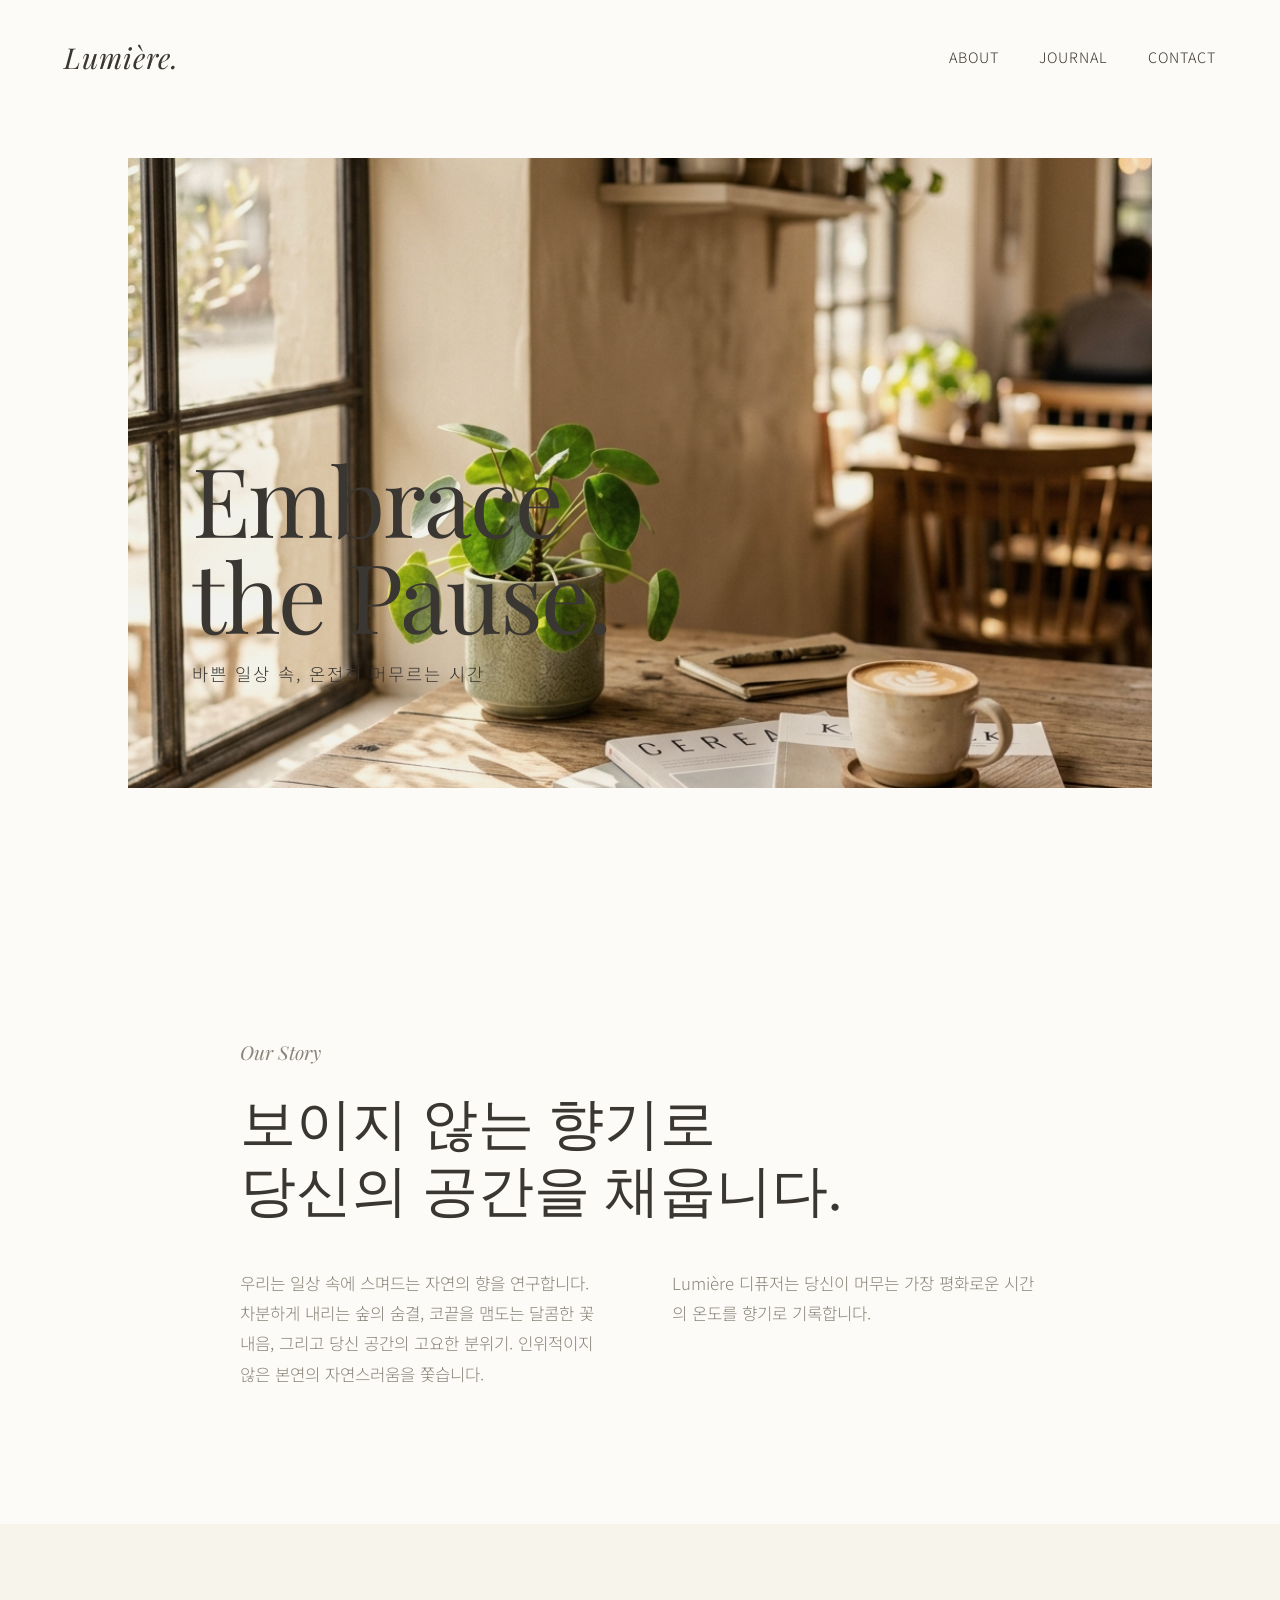
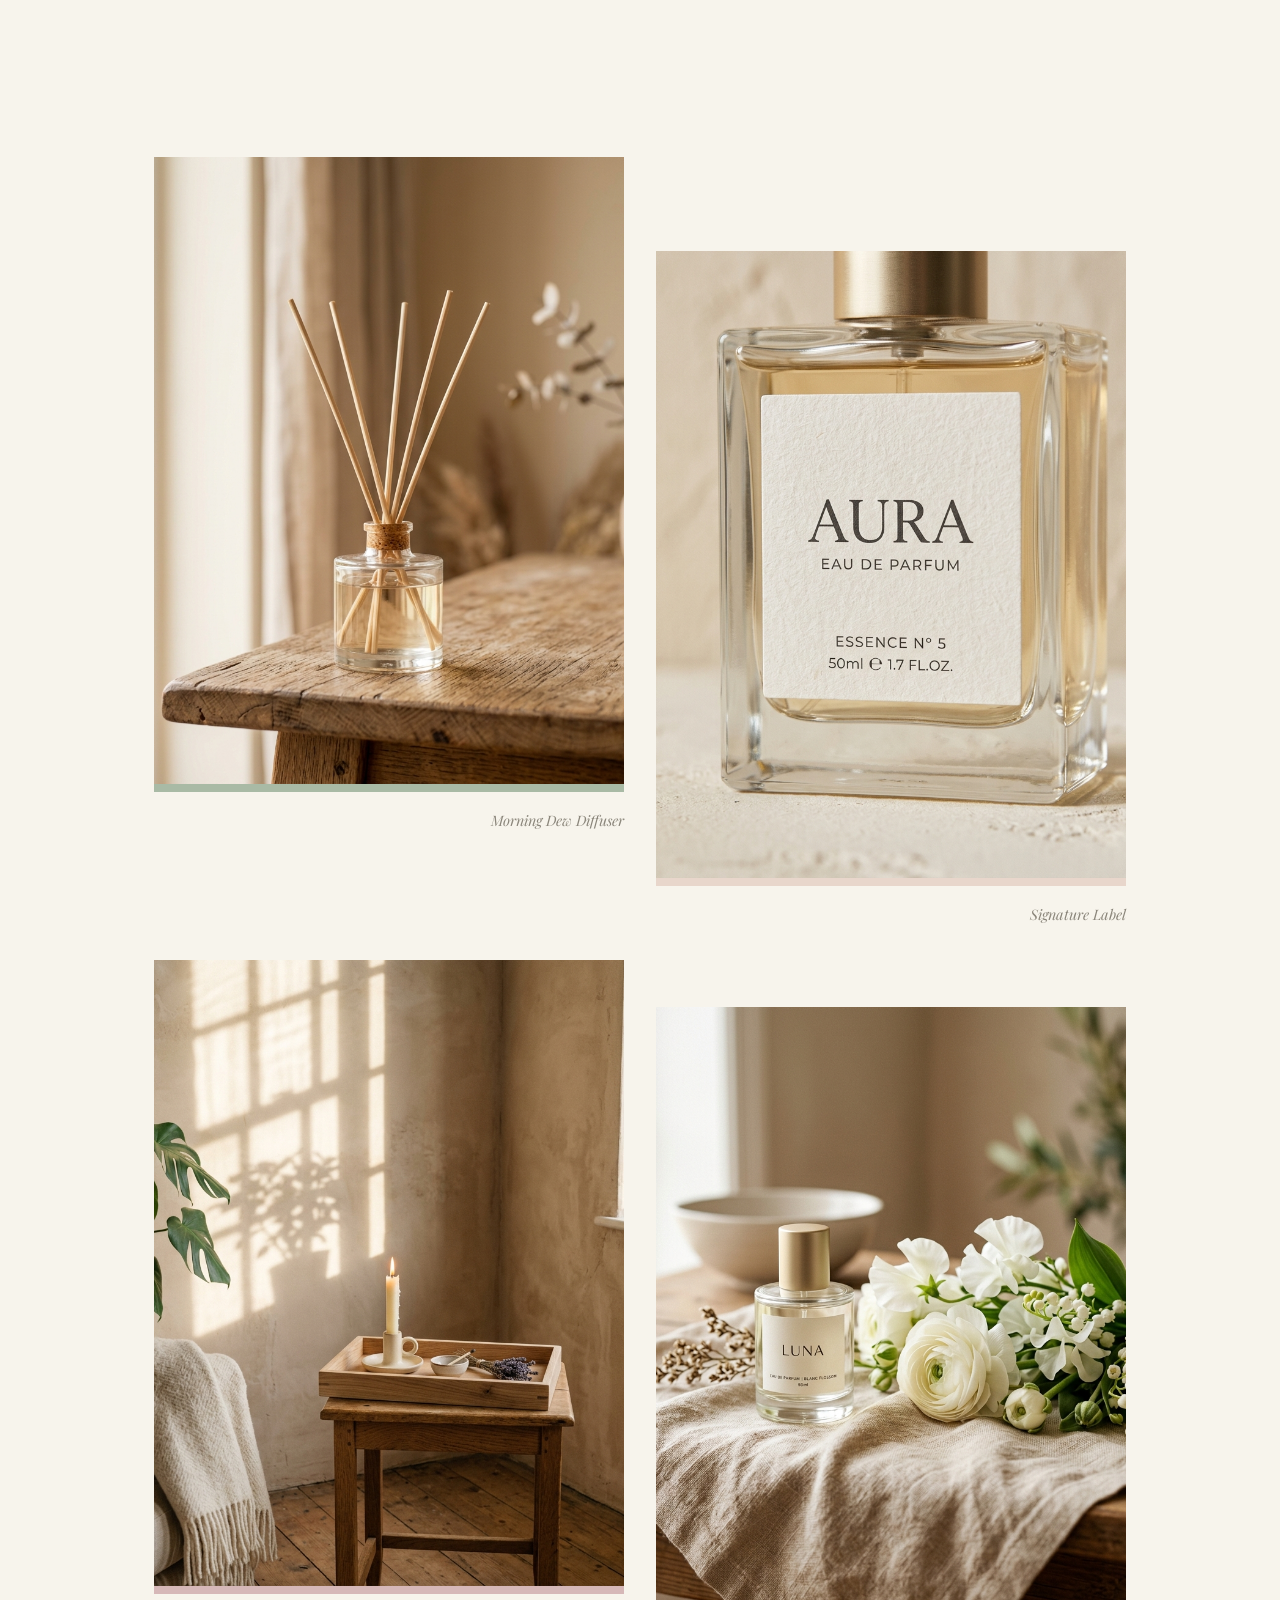
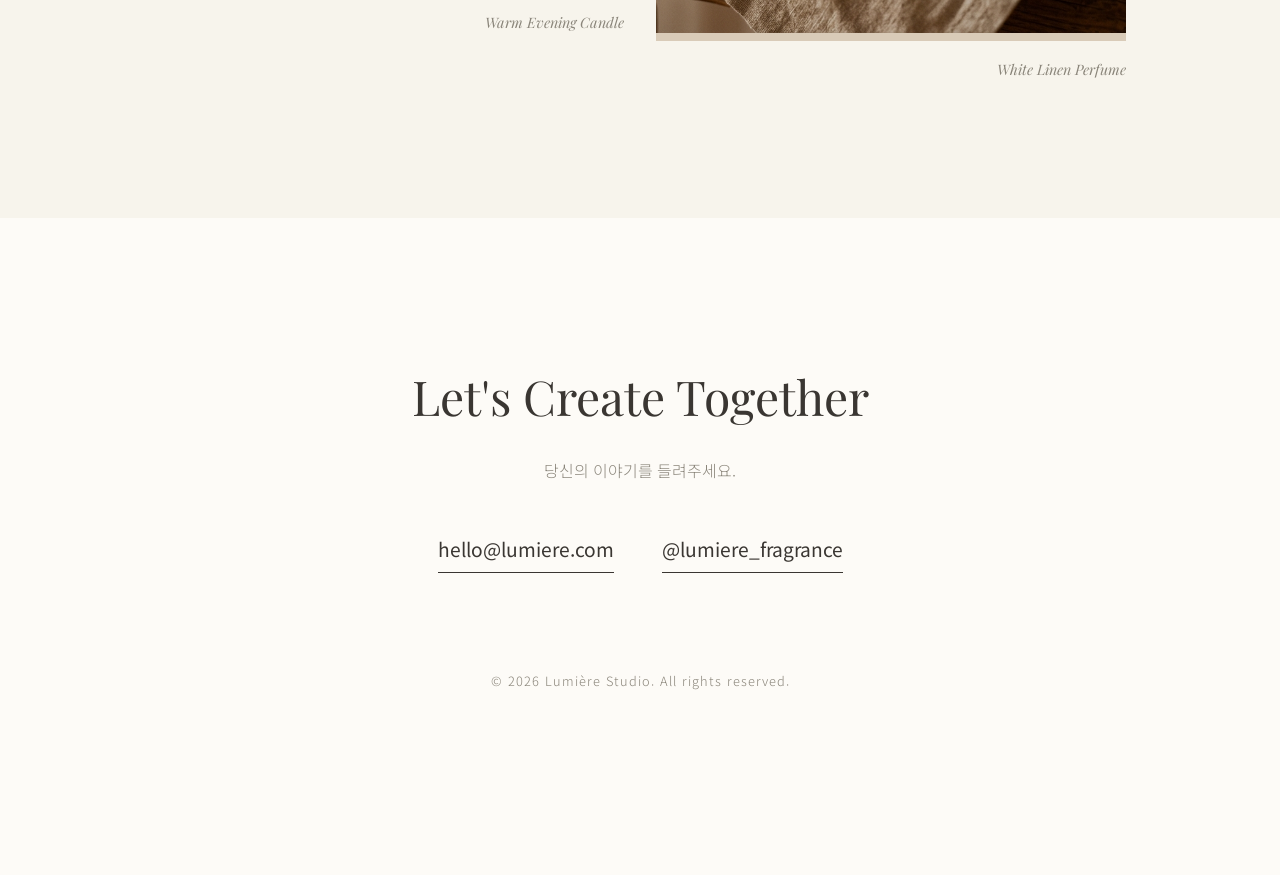
<file: lumiere/index.html>
<!DOCTYPE html>
<html lang="ko">
<head>
    <meta charset="UTF-8">
    <meta name="viewport" content="width=device-width, initial-scale=1.0">
    <title>Lumière | Fragrance & Lifestyle</title>
    <!-- Fonts -->
    <link rel="preconnect" href="https://fonts.googleapis.com">
    <link rel="preconnect" href="https://fonts.gstatic.com" crossorigin>
    <link href="https://fonts.googleapis.com/css2?family=Noto+Sans+KR:wght@300;400;500&family=Playfair+Display:ital,wght@0,400;0,600;1,400&display=swap" rel="stylesheet">
    <!-- CSS -->
    <link rel="stylesheet" href="styles.css">
</head>
<body>

    <!-- Header -->
    <header class="header">
        <div class="logo">Lumière.</div>
        <nav class="nav">
            <a href="#about">About</a>
            <a href="#journal">Journal</a>
            <a href="#contact">Contact</a>
        </nav>
    </header>

    <!-- Hero Section -->
    <section class="hero">
        <div class="hero-image-wrapper reveal">
            <img src="assets/hero_bg.png" alt="Aesthetic warm cafe interior" class="hero-image">
        </div>
        <div class="hero-text reveal delay-1">
            <h1>Embrace<br>the Pause.</h1>
            <p>바쁜 일상 속, 온전히 머무르는 시간</p>
        </div>
    </section>

    <!-- About Section -->
    <section id="about" class="about section-padding">
        <div class="container">
            <div class="about-content">
                <span class="eyebrow reveal">Our Story</span>
                <h2 class="reveal delay-1">보이지 않는 향기로<br>당신의 공간을 채웁니다.</h2>
                <div class="about-text reveal delay-2">
                    <p>우리는 일상 속에 스며드는 자연의 향을 연구합니다. 차분하게 내리는 숲의 숨결, 코끝을 맴도는 달콤한 꽃내음, 그리고 당신 공간의 고요한 분위기. 인위적이지 않은 본연의 자연스러움을 쫓습니다.</p>
                    <p>Lumière 디퓨저는 당신이 머무는 가장 평화로운 시간의 온도를 향기로 기록합니다.</p>
                </div>
            </div>
        </div>
    </section>

    <!-- Journal Section (Gallery) -->
    <section id="journal" class="journal section-padding">
        <div class="container">
            <span class="eyebrow reveal text-center">Journal</span>
            <div class="gallery">
                <div class="gallery-item reveal delay-1">
                    <div class="image-placeholder bg-sage">
                        <img src="assets/fragrance_1.png" alt="Morning Dew Diffuser" style="width: 100%; height: 100%; object-fit: cover;">
                    </div>
                    <p class="caption">Morning Dew Diffuser</p>
                </div>
                <div class="gallery-item mt-large reveal delay-2">
                    <div class="image-placeholder bg-sand">
                        <img src="assets/fragrance_2.png" alt="Signature Label" style="width: 100%; height: 100%; object-fit: cover;">
                    </div>
                    <p class="caption">Signature Label</p>
                </div>
                <div class="gallery-item reveal delay-1">
                    <div class="image-placeholder bg-rose">
                        <img src="assets/fragrance_3.png" alt="Warm Evening Candle" style="width: 100%; height: 100%; object-fit: cover;">
                    </div>
                    <p class="caption">Warm Evening Candle</p>
                </div>
                <div class="gallery-item mt-medium reveal delay-2">
                    <div class="image-placeholder bg-warm">
                        <img src="assets/fragrance_4.png" alt="White Linen Perfume" style="width: 100%; height: 100%; object-fit: cover;">
                    </div>
                    <p class="caption">White Linen Perfume</p>
                </div>
            </div>
        </div>
    </section>

    <!-- Contact & Footer -->
    <footer id="contact" class="footer section-padding">
        <div class="container text-center">
            <h2 class="reveal">Let's Create Together</h2>
            <p class="reveal delay-1">당신의 이야기를 들려주세요.</p>
            <div class="contact-links reveal delay-2">
                <a href="mailto:hello@lumiere.com" class="link-line">hello@lumiere.com</a>
                <a href="#" class="link-line">@lumiere_fragrance</a>
            </div>
            <p class="copyright">&copy; 2026 Lumière Studio. All rights reserved.</p>
        </div>
    </footer>

    <!-- Scripts -->
    <script src="script.js"></script>
</body>
</html>
</file>
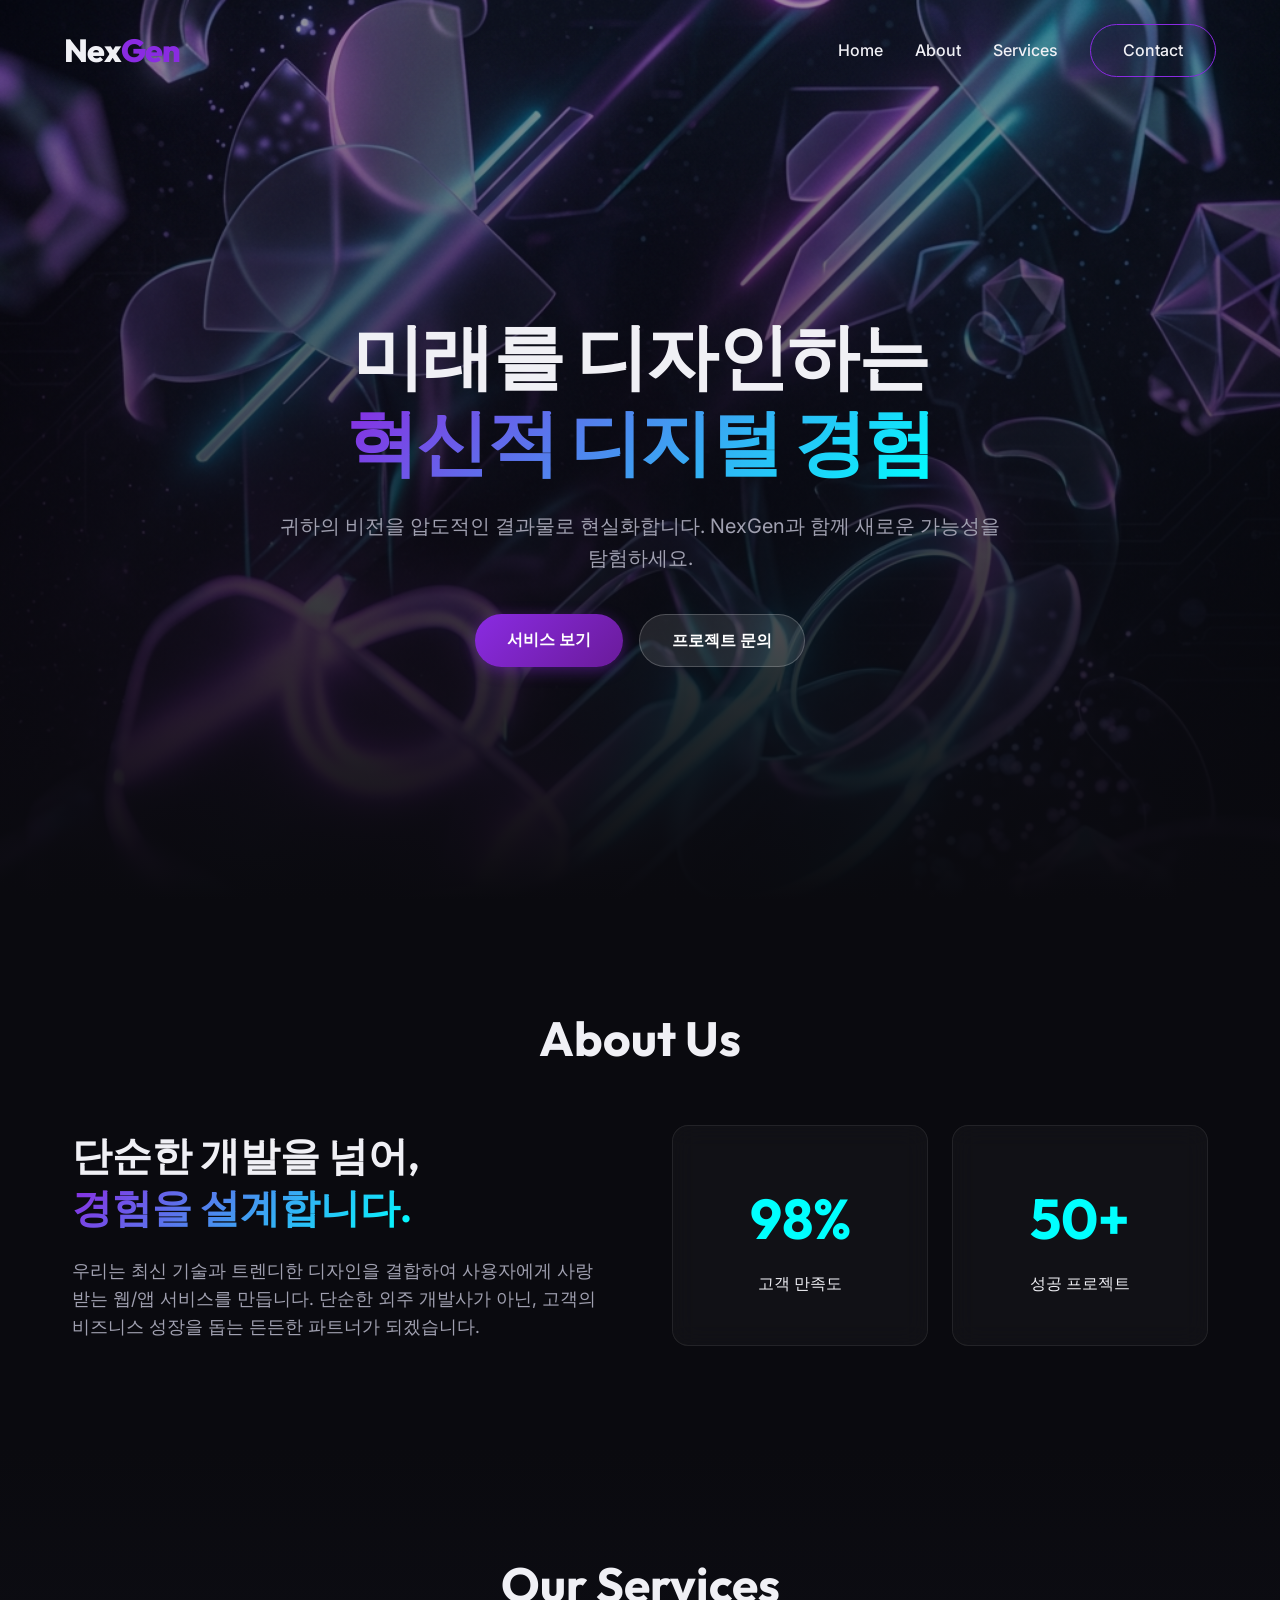
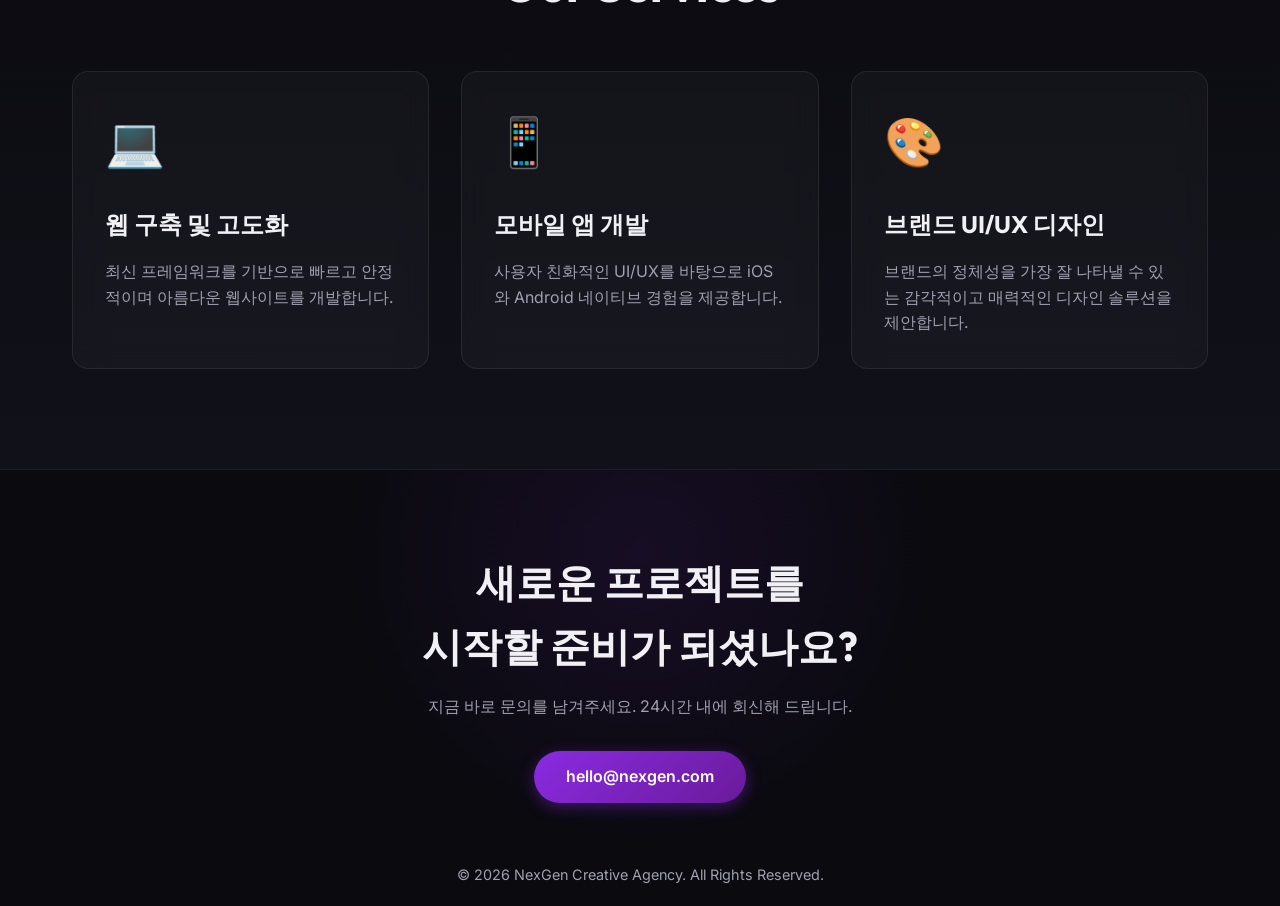
<file: portfolio/index.html>
<!DOCTYPE html>
<html lang="ko">
<head>
    <meta charset="UTF-8">
    <meta name="viewport" content="width=device-width, initial-scale=1.0">
    <title>NexGen | IT 크리에이티브 에이전시</title>
    <!-- Fonts -->
    <link rel="preconnect" href="https://fonts.googleapis.com">
    <link rel="preconnect" href="https://fonts.gstatic.com" crossorigin>
    <link href="https://fonts.googleapis.com/css2?family=Inter:wght@300;400;500;600&family=Outfit:wght@400;600;800&display=swap" rel="stylesheet">
    <!-- CSS -->
    <link rel="stylesheet" href="styles.css">
</head>
<body>
    <!-- Navbar -->
    <nav class="navbar">
        <div class="logo">Nex<span>Gen</span></div>
        <ul class="nav-links">
            <li><a href="#home">Home</a></li>
            <li><a href="#about">About</a></li>
            <li><a href="#services">Services</a></li>
            <li><a href="#contact" class="btn btn-outline">Contact</a></li>
        </ul>
    </nav>

    <!-- Hero Section -->
    <section id="home" class="hero">
        <div class="hero-bg"></div>
        <div class="container hero-content">
            <h1 class="hero-title reveal">미래를 디자인하는<br><span class="text-gradient">혁신적 디지털 경험</span></h1>
            <p class="hero-subtitle reveal delay-1">귀하의 비전을 압도적인 결과물로 현실화합니다. NexGen과 함께 새로운 가능성을 탐험하세요.</p>
            <div class="hero-buttons reveal delay-2">
                <a href="#services" class="btn btn-primary">서비스 보기</a>
                <a href="#contact" class="btn btn-secondary">프로젝트 문의</a>
            </div>
        </div>
    </section>

    <!-- About Section -->
    <section id="about" class="about">
        <div class="container">
            <h2 class="section-title reveal">About Us</h2>
            <div class="about-grid">
                <div class="about-text reveal delay-1">
                    <h3>단순한 개발을 넘어, <br><span class="text-gradient">경험을 설계합니다.</span></h3>
                    <p>우리는 최신 기술과 트렌디한 디자인을 결합하여 사용자에게 사랑받는 웹/앱 서비스를 만듭니다. 단순한 외주 개발사가 아닌, 고객의 비즈니스 성장을 돕는 든든한 파트너가 되겠습니다.</p>
                </div>
                <div class="about-stats reveal delay-2">
                    <div class="stat-card glass-panel">
                        <h4 class="stat-number">98%</h4>
                        <p class="stat-label">고객 만족도</p>
                    </div>
                    <div class="stat-card glass-panel">
                        <h4 class="stat-number">50+</h4>
                        <p class="stat-label">성공 프로젝트</p>
                    </div>
                </div>
            </div>
        </div>
    </section>

    <!-- Services Section -->
    <section id="services" class="services">
        <div class="container">
            <h2 class="section-title reveal">Our Services</h2>
            <div class="services-grid">
                <div class="service-card glass-panel reveal delay-1">
                    <div class="service-icon">💻</div>
                    <h3>웹 구축 및 고도화</h3>
                    <p>최신 프레임워크를 기반으로 빠르고 안정적이며 아름다운 웹사이트를 개발합니다.</p>
                </div>
                <div class="service-card glass-panel reveal delay-2">
                    <div class="service-icon">📱</div>
                    <h3>모바일 앱 개발</h3>
                    <p>사용자 친화적인 UI/UX를 바탕으로 iOS와 Android 네이티브 경험을 제공합니다.</p>
                </div>
                <div class="service-card glass-panel reveal delay-3">
                    <div class="service-icon">🎨</div>
                    <h3>브랜드 UI/UX 디자인</h3>
                    <p>브랜드의 정체성을 가장 잘 나타낼 수 있는 감각적이고 매력적인 디자인 솔루션을 제안합니다.</p>
                </div>
            </div>
        </div>
    </section>

    <!-- Contact & Footer Section -->
    <footer id="contact" class="footer">
        <div class="container footer-content reveal">
            <div class="footer-cta">
                <h2>새로운 프로젝트를 <br>시작할 준비가 되셨나요?</h2>
                <p>지금 바로 문의를 남겨주세요. 24시간 내에 회신해 드립니다.</p>
                <a href="mailto:hello@nexgen.com" class="btn btn-primary">hello@nexgen.com</a>
            </div>
        </div>
        <div class="footer-bottom">
            <p>&copy; 2026 NexGen Creative Agency. All Rights Reserved.</p>
        </div>
    </footer>

    <!-- Scripts -->
    <script src="script.js"></script>
</body>
</html>
</file>
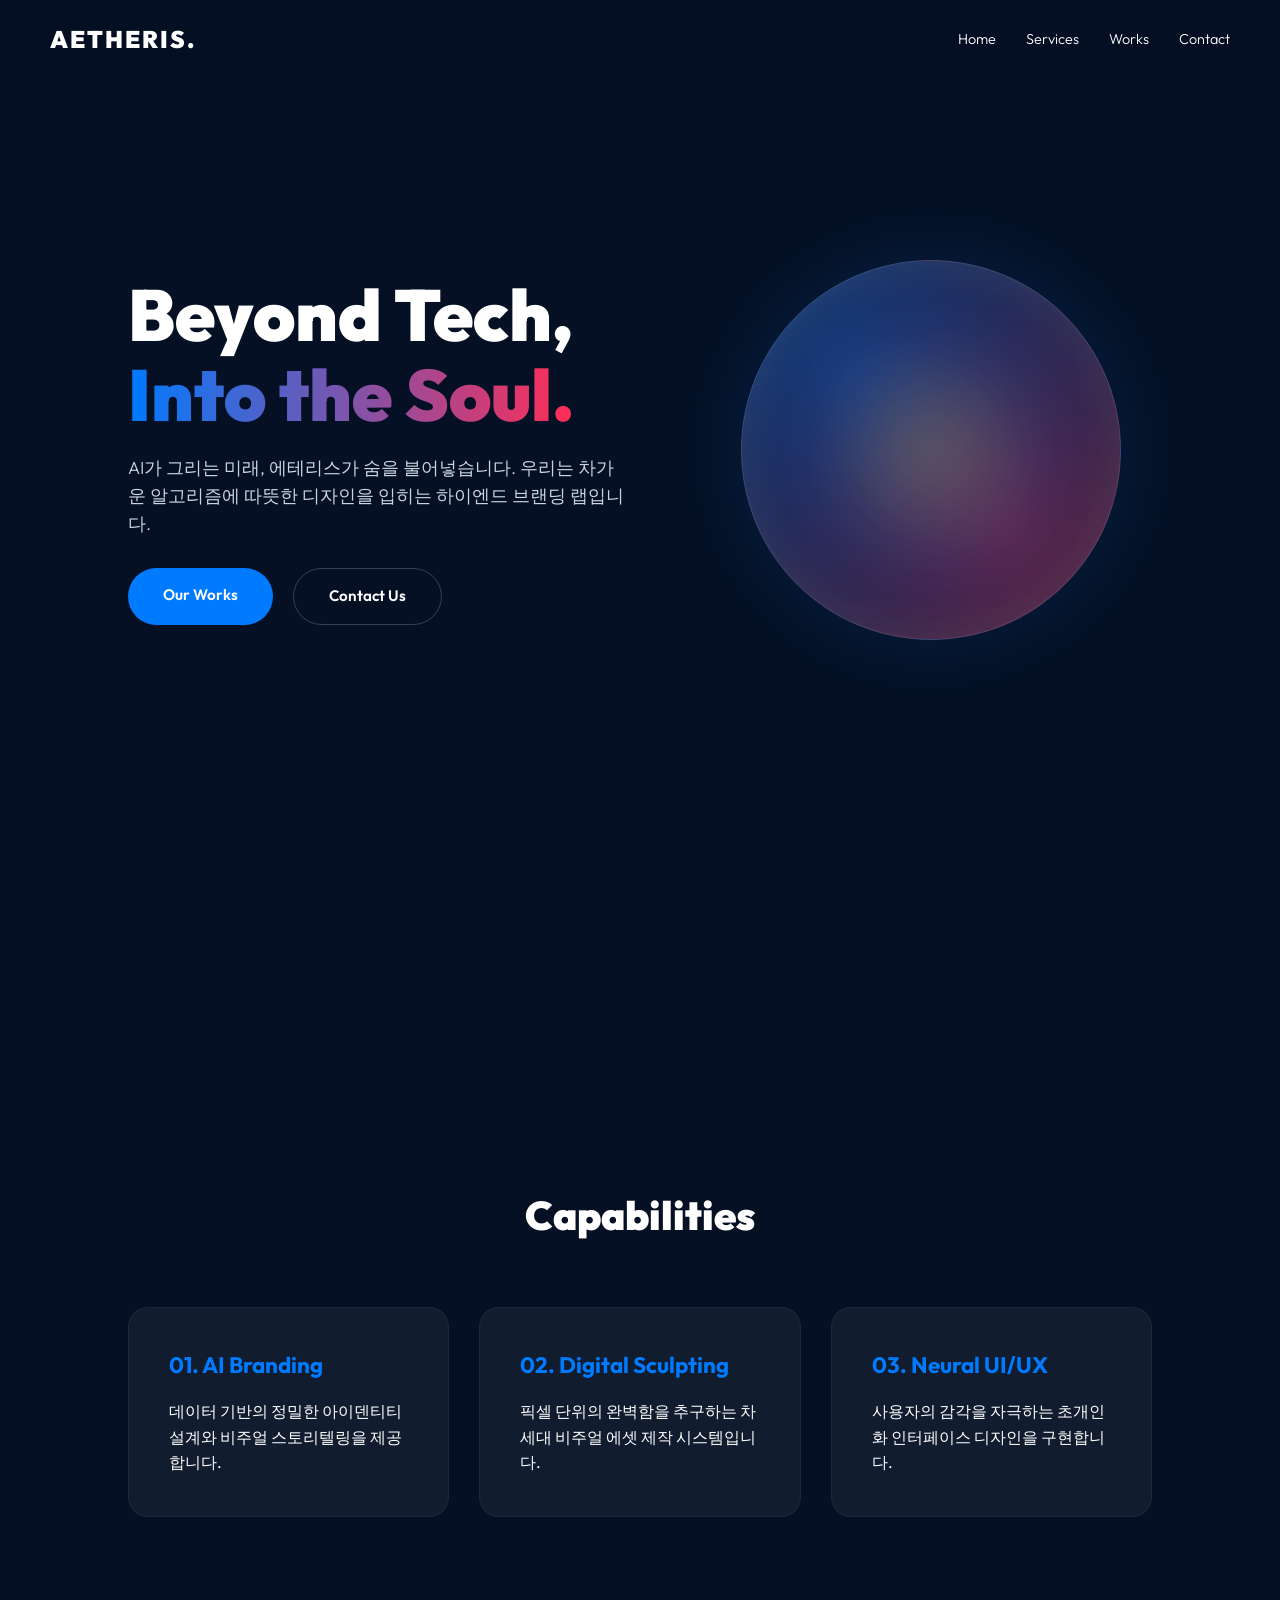
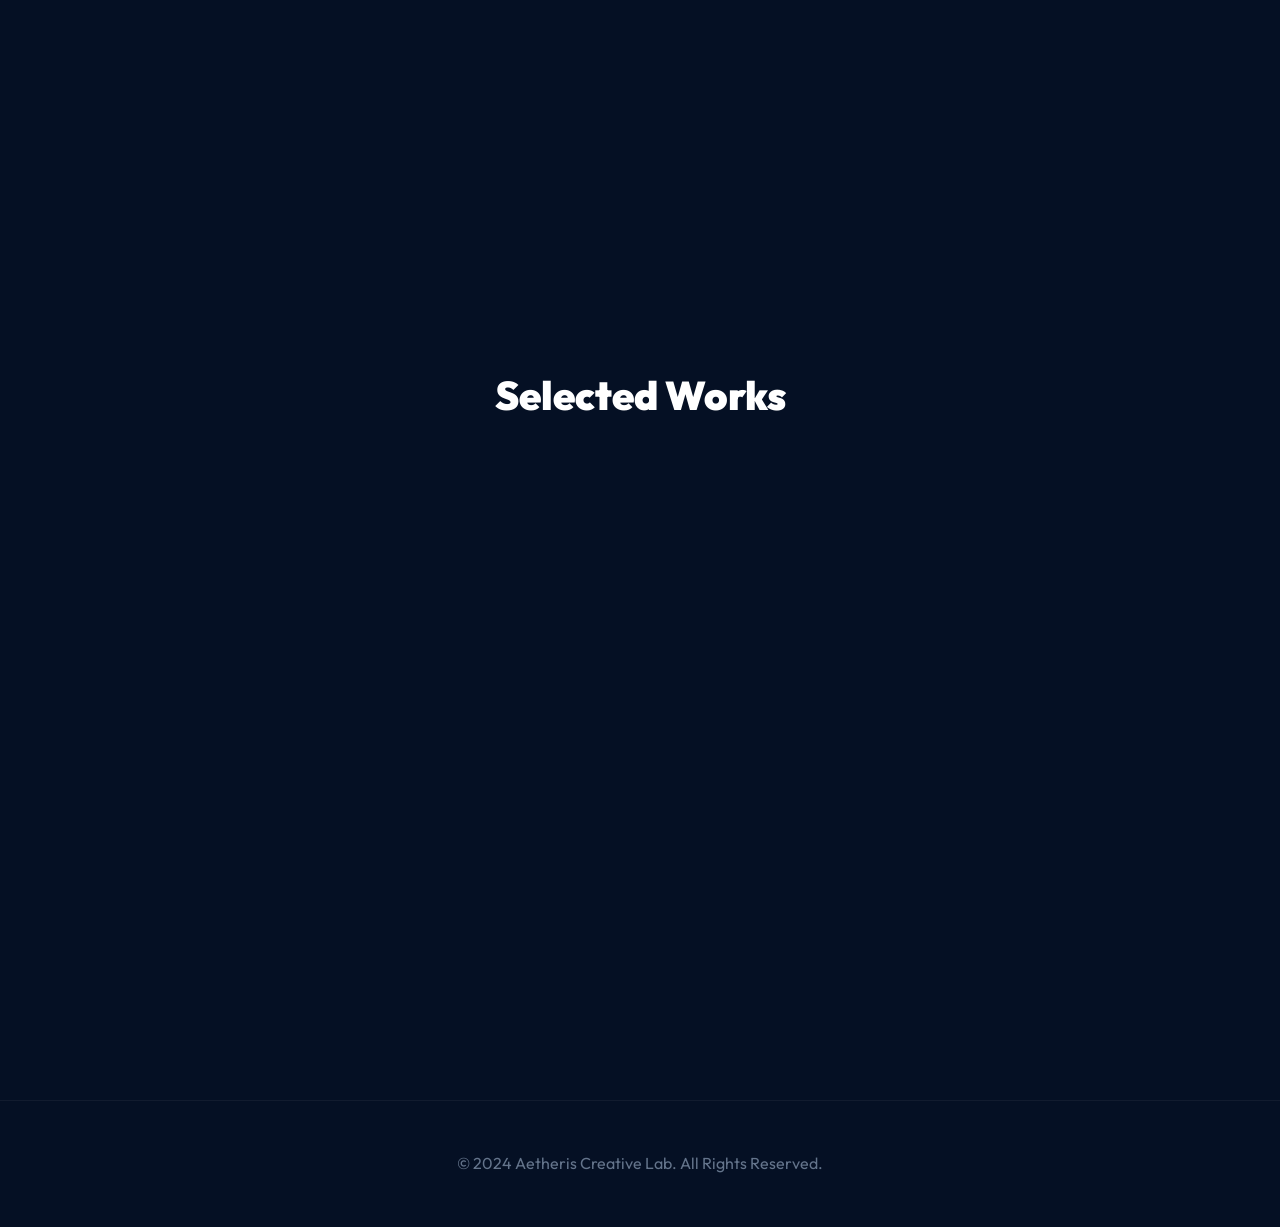
<file: portfolio/Aetheris_Creative_Lab/index.html>
<!DOCTYPE html>
<html lang="ko">
<head>
    <meta charset="UTF-8">
    <meta name="viewport" content="width=device-width, initial-scale=1.0">
    <title>Aetheris Creative Lab | AI Branding Agency</title>
    
    <!-- SEO Meta Tags -->
    <meta name="description" content="AI 기술과 예술적 감성을 결합한 하이엔드 브랜딩 에이전시, 에테리스 랩입니다.">
    <meta name="keywords" content="AI 브랜딩, 디테일 디자인, 포트폴리오, 에테리스, Aetheris">
    
    <!-- Open Graph / Facebook -->
    <meta property="og:type" content="website">
    <meta property="og:url" content="https://aetheris-lab.vercel.app">
    <meta property="og:title" content="Aetheris Creative Lab | Technology with a Soul">
    <meta property="og:description" content="차가운 알고리즘에 따뜻한 디자인을 입히는 하이엔드 브랜딩 랩입니다.">
    <meta property="og:image" content="https://images.unsplash.com/photo-1620641788421-7a1c342ea42e?auto=format&fit=crop&q=80&w=1200">

    <!-- Twitter -->
    <meta property="twitter:card" content="summary_large_image">
    <meta property="twitter:title" content="Aetheris Creative Lab">
    <meta property="twitter:description" content="AI 기술과 예술의 경계를 허무는 브랜딩 스튜디오.">

    <link rel="stylesheet" href="style.css">
    <link href="https://fonts.googleapis.com/css2?family=Outfit:wght@300;600;900&display=swap" rel="stylesheet">
</head>
<body>
    <header>
        <nav>
            <div class="logo">AETHERIS.</div>
            <ul>
                <li><a href="#home">Home</a></li>
                <li><a href="#services">Services</a></li>
                <li><a href="#works">Works</a></li>
                <li><a href="#contact">Contact</a></li>
            </ul>
        </nav>
    </header>

    <main>
        <section id="home" class="hero">
            <div class="hero-content">
                <h1>Beyond Tech,<br><span class="gradient-text">Into the Soul.</span></h1>
                <p>AI가 그리는 미래, 에테리스가 숨을 불어넣습니다. 우리는 차가운 알고리즘에 따뜻한 디자인을 입히는 하이엔드 브랜딩 랩입니다.</p>
                <div class="cta-group">
                    <a href="#works" class="btn btn-primary">Our Works</a>
                    <a href="#contact" class="btn btn-secondary">Contact Us</a>
                </div>
            </div>
            <div class="hero-visual">
                <div class="glass-sphere"></div>
            </div>
        </section>

        <section id="services" class="services">
            <h2 class="section-title">Capabilities</h2>
            <div class="service-grid">
                <div class="service-card">
                    <h3>01. AI Branding</h3>
                    <p>데이터 기반의 정밀한 아이덴티티 설계와 비주얼 스토리텔링을 제공합니다.</p>
                </div>
                <div class="service-card">
                    <h3>02. Digital Sculpting</h3>
                    <p>픽셀 단위의 완벽함을 추구하는 차세대 비주얼 에셋 제작 시스템입니다.</p>
                </div>
                <div class="service-card">
                    <h3>03. Neural UI/UX</h3>
                    <p>사용자의 감각을 자극하는 초개인화 인터페이스 디자인을 구현합니다.</p>
                </div>
            </div>
        </section>

        <section id="works" class="works">
            <h2 class="section-title">Selected Works</h2>
            <div class="work-gallery">
                <div class="work-item" style="background-image: url('https://images.unsplash.com/photo-1620641788421-7a1c342ea42e?auto=format&fit=crop&q=80&w=800');">
                    <div class="work-info">
                        <h4>Project Neon-Soul</h4>
                        <p>Cybernetic Branding</p>
                    </div>
                </div>
                <div class="work-item" style="background-image: url('https://images.unsplash.com/photo-1618005182384-a83a8bd57fbe?auto=format&fit=crop&q=80&w=800');">
                    <div class="work-info">
                        <h4>Aether Fluid UI</h4>
                        <p>Modern Web Experience</p>
                    </div>
                </div>
            </div>
        </section>
    </main>

    <footer>
        <p>&copy; 2024 Aetheris Creative Lab. All Rights Reserved.</p>
    </footer>

    <script src="script.js"></script>
</body>
</html>
</file>
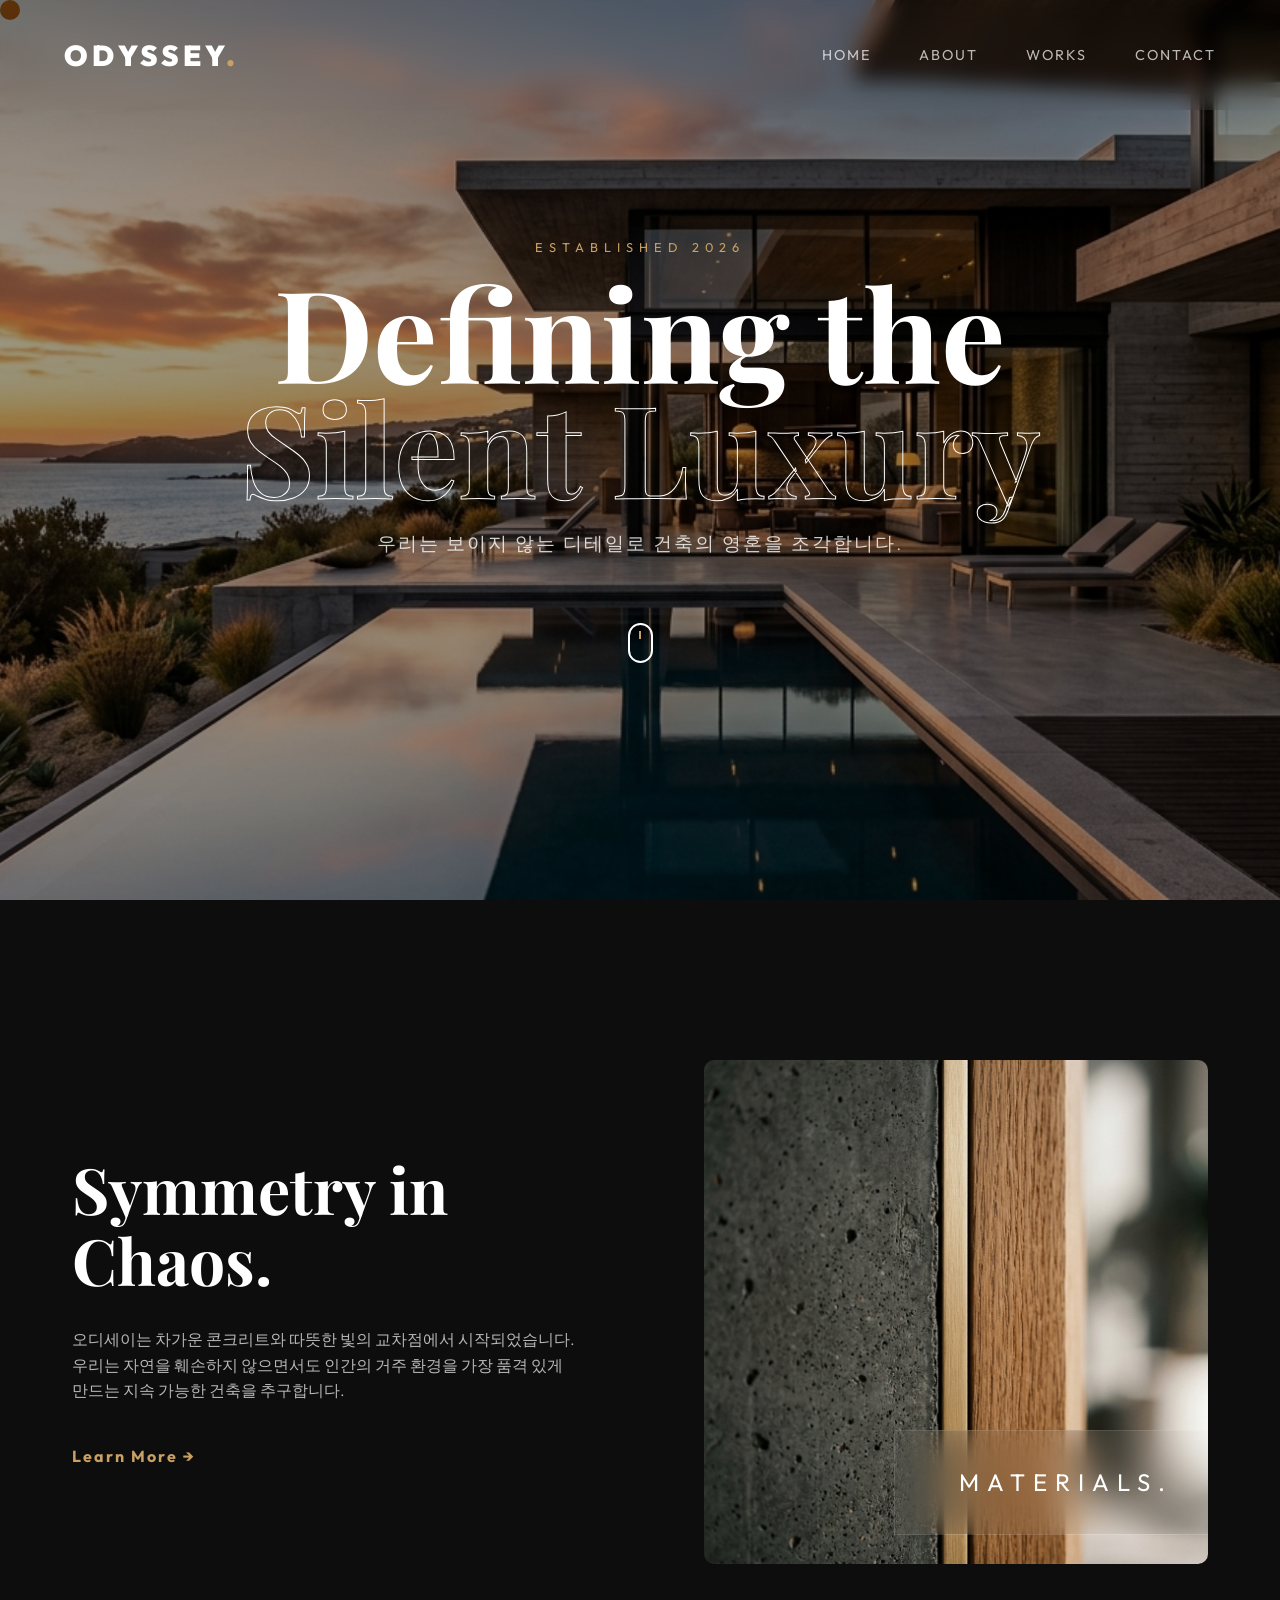
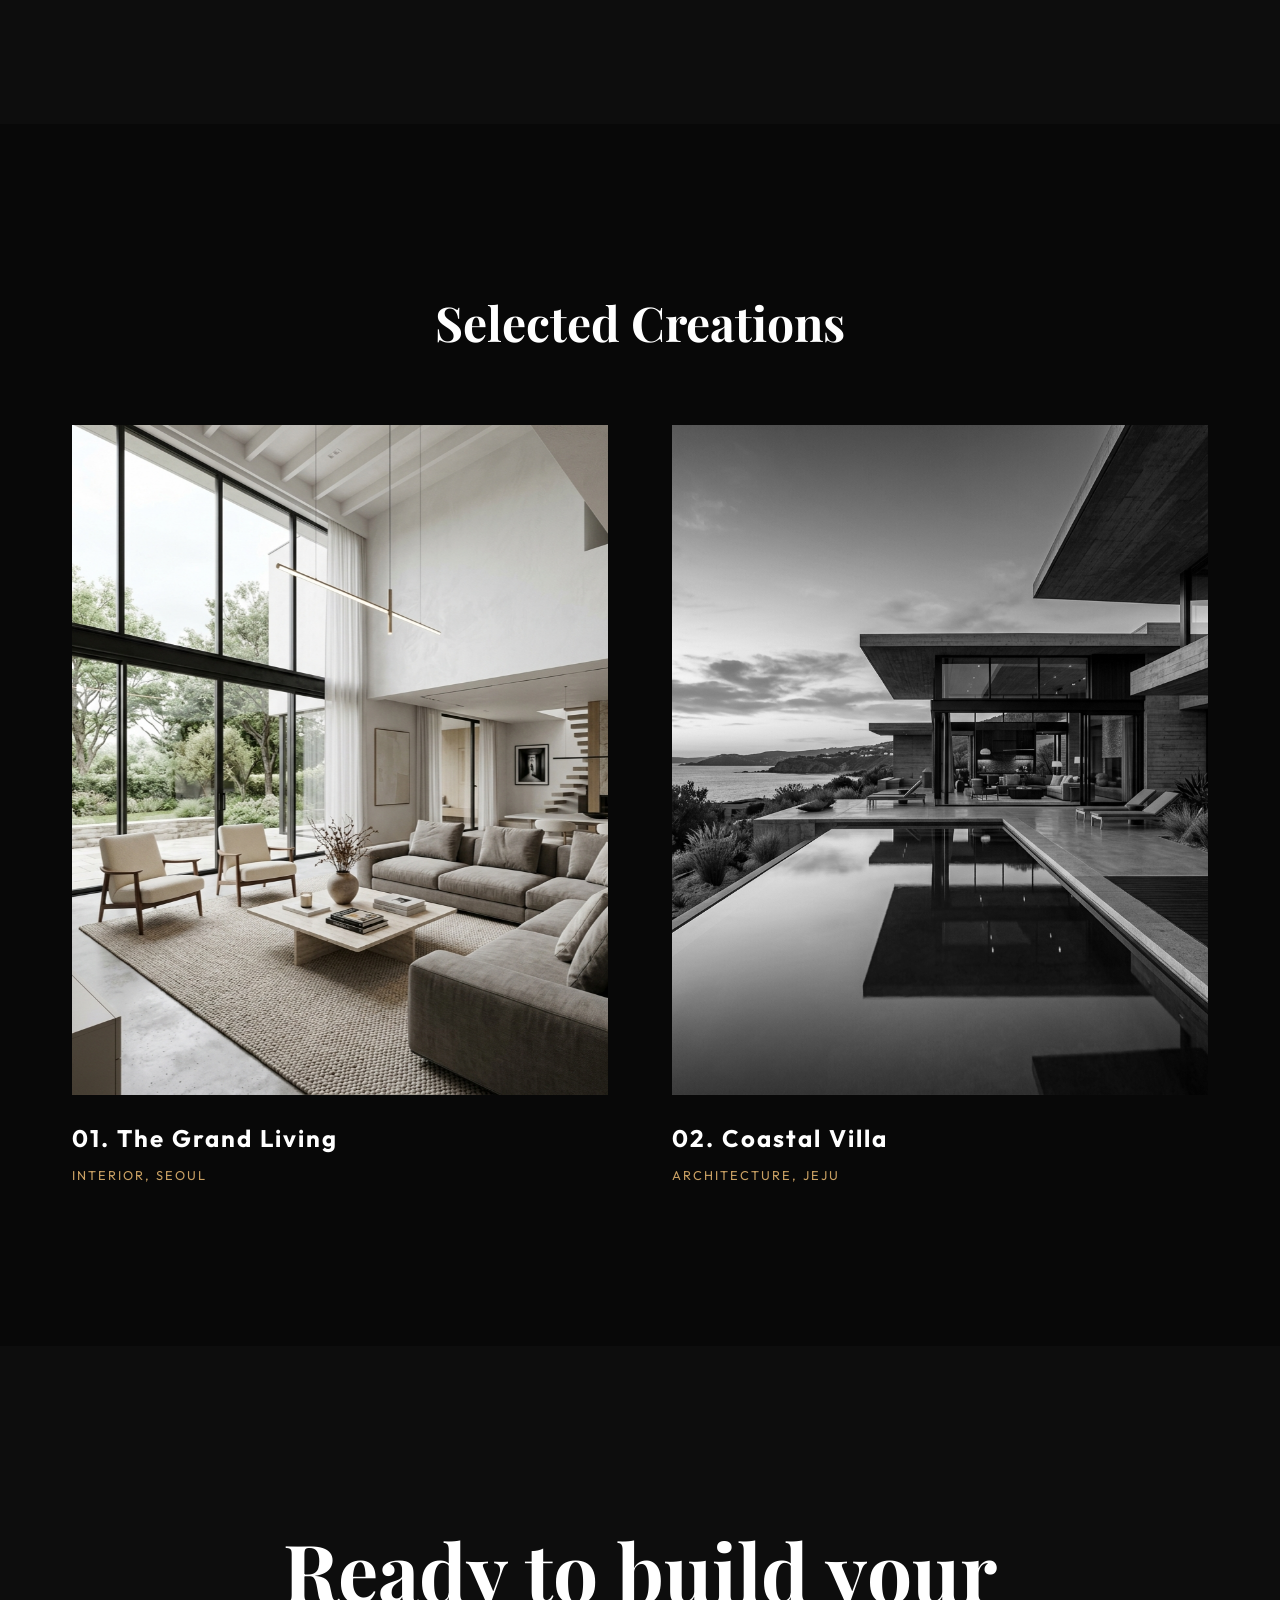
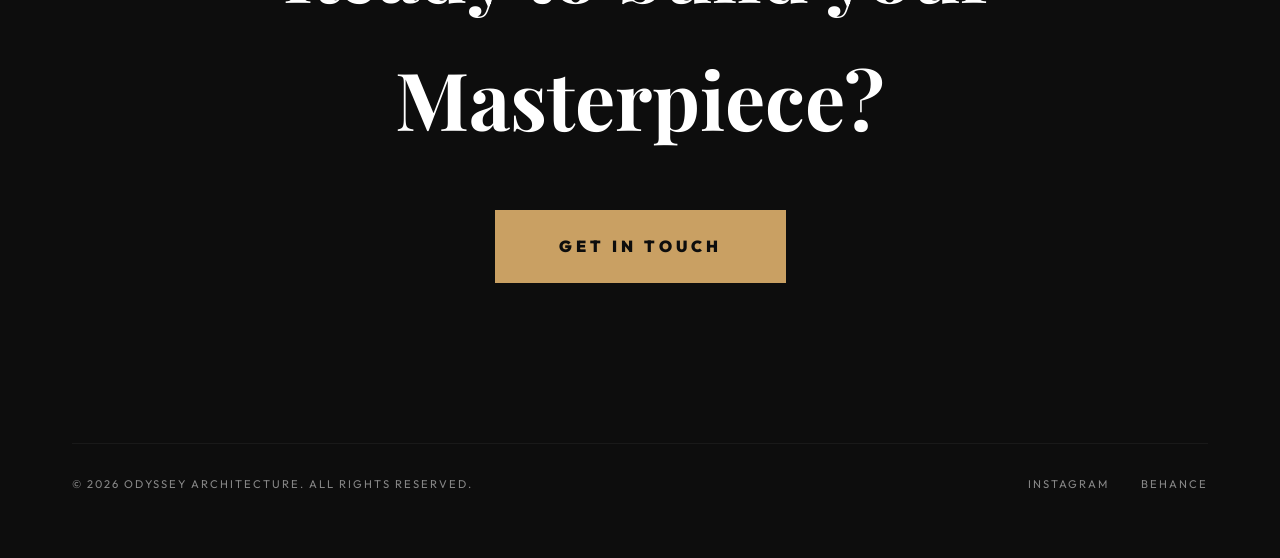
<file: portfolio/odyssey_architecture/index.html>
<!DOCTYPE html>
<html lang="ko">
<head>
    <meta charset="UTF-8">
    <meta name="viewport" content="width=device-width, initial-scale=1.0">
    <title>ODYSSEY | Luxury & Sustainable Architecture</title>
    
    <!-- SEO Meta Tags -->
    <meta name="description" content="미래지향적이며 지속 가능한 럭셔리 건축의 새로운 기준, 오디세이 아키텍처입니다.">
    
    <!-- Fonts -->
    <link rel="preconnect" href="https://fonts.googleapis.com">
    <link rel="preconnect" href="https://fonts.gstatic.com" crossorigin>
    <link href="https://fonts.googleapis.com/css2?family=Outfit:wght@200;400;700;900&family=Playfair+Display:ital,wght@0,400;0,700;1,400&display=swap" rel="stylesheet">
    
    <!-- CSS -->
    <link rel="stylesheet" href="style.css">
</head>
<body>
    <div class="cursor-follower"></div>

    <header class="navbar">
        <div class="logo">ODYSSEY<span>.</span></div>
        <nav>
            <ul class="nav-links">
                <li><a href="#home">Home</a></li>
                <li><a href="#about">About</a></li>
                <li><a href="#works">Works</a></li>
                <li><a href="#contact">Contact</a></li>
            </ul>
        </nav>
    </header>

    <main class="perspective-wrapper">
        <!-- Hero Section -->
        <section id="home" class="hero">
            <div class="hero-bg-container">
                <img src="assets/hero_arch.png" alt="Minimalist Villa" class="hero-img parallax-target">
            </div>
            <div class="hero-content reveal-3d">
                <span class="eyebrow">Established 2026</span>
                <h1 class="main-title">Defining the<br><span class="text-stroke">Silent Luxury</span></h1>
                <p class="subtitle">우리는 보이지 않는 디테일로 건축의 영혼을 조각합니다.</p>
                <div class="scroll-indicator">
                    <div class="mouse">
                        <div class="wheel"></div>
                    </div>
                </div>
            </div>
        </section>

        <!-- About Section -->
        <section id="about" class="about">
            <div class="container">
                <div class="about-grid">
                    <div class="about-text-box reveal-left">
                        <h2>Symmetry in<br>Chaos.</h2>
                        <p>오디세이는 차가운 콘크리트와 따뜻한 빛의 교차점에서 시작되었습니다. 우리는 자연을 훼손하지 않으면서도 인간의 거주 환경을 가장 품격 있게 만드는 지속 가능한 건축을 추구합니다.</p>
                        <a href="#" class="btn-link">Learn More <span>&rarr;</span></a>
                    </div>
                    <div class="about-visual reveal-right tilt-target">
                        <img src="assets/detail_texture.png" alt="Materials">
                        <div class="glass-overlay">
                            <span>Materials.</span>
                        </div>
                    </div>
                </div>
            </div>
        </section>

        <!-- Gallery/Works Section -->
        <section id="works" class="works">
            <div class="container">
                <h2 class="section-title reveal-up">Selected Creations</h2>
                <div class="work-grid">
                    <div class="work-card tilt-target reveal-up">
                        <div class="card-img-wrapper">
                            <img src="assets/interior_living.png" alt="The Grand Living">
                        </div>
                        <div class="card-info">
                            <h3>01. The Grand Living</h3>
                            <p>Interior, Seoul</p>
                        </div>
                    </div>
                    <!-- Mock Card 2 -->
                    <div class="work-card tilt-target reveal-up delay-1">
                        <div class="card-img-wrapper">
                            <img src="assets/hero_arch.png" alt="Coastal Villa" style="filter: grayscale(1);">
                        </div>
                        <div class="card-info">
                            <h3>02. Coastal Villa</h3>
                            <p>Architecture, Jeju</p>
                        </div>
                    </div>
                </div>
            </div>
        </section>

        <!-- Footer/Contact Section -->
        <footer id="contact" class="footer">
            <div class="container">
                <div class="footer-cta reveal-up">
                    <h2>Ready to build your<br>Masterpiece?</h2>
                    <a href="mailto:contact@odyssey.com" class="btn-primary">Get in Touch</a>
                </div>
                <div class="footer-bottom">
                    <p>&copy; 2026 ODYSSEY ARCHITECTURE. ALL RIGHTS RESERVED.</p>
                    <div class="socials">
                        <a href="#">INSTAGRAM</a>
                        <a href="#">BEHANCE</a>
                    </div>
                </div>
            </div>
        </footer>
    </main>

    <!-- Scripts -->
    <script src="script.js"></script>
</body>
</html>
</file>
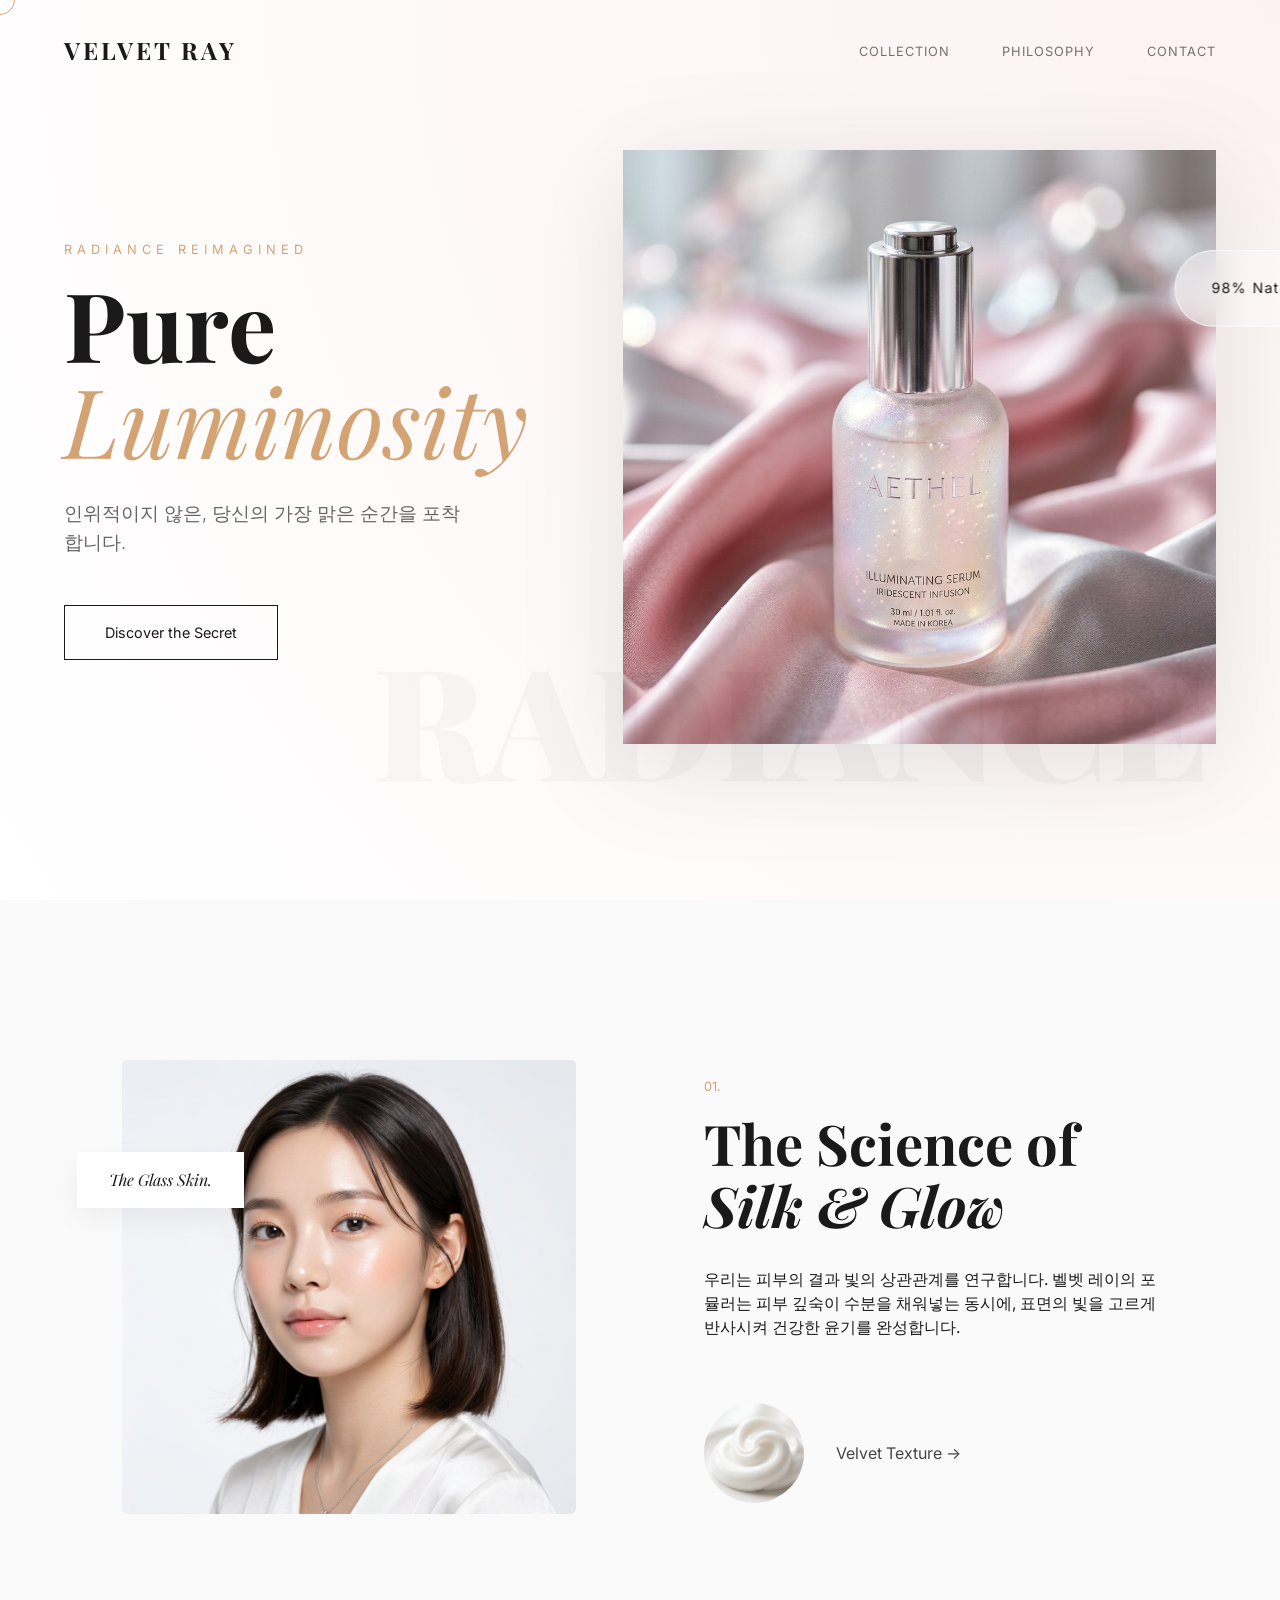
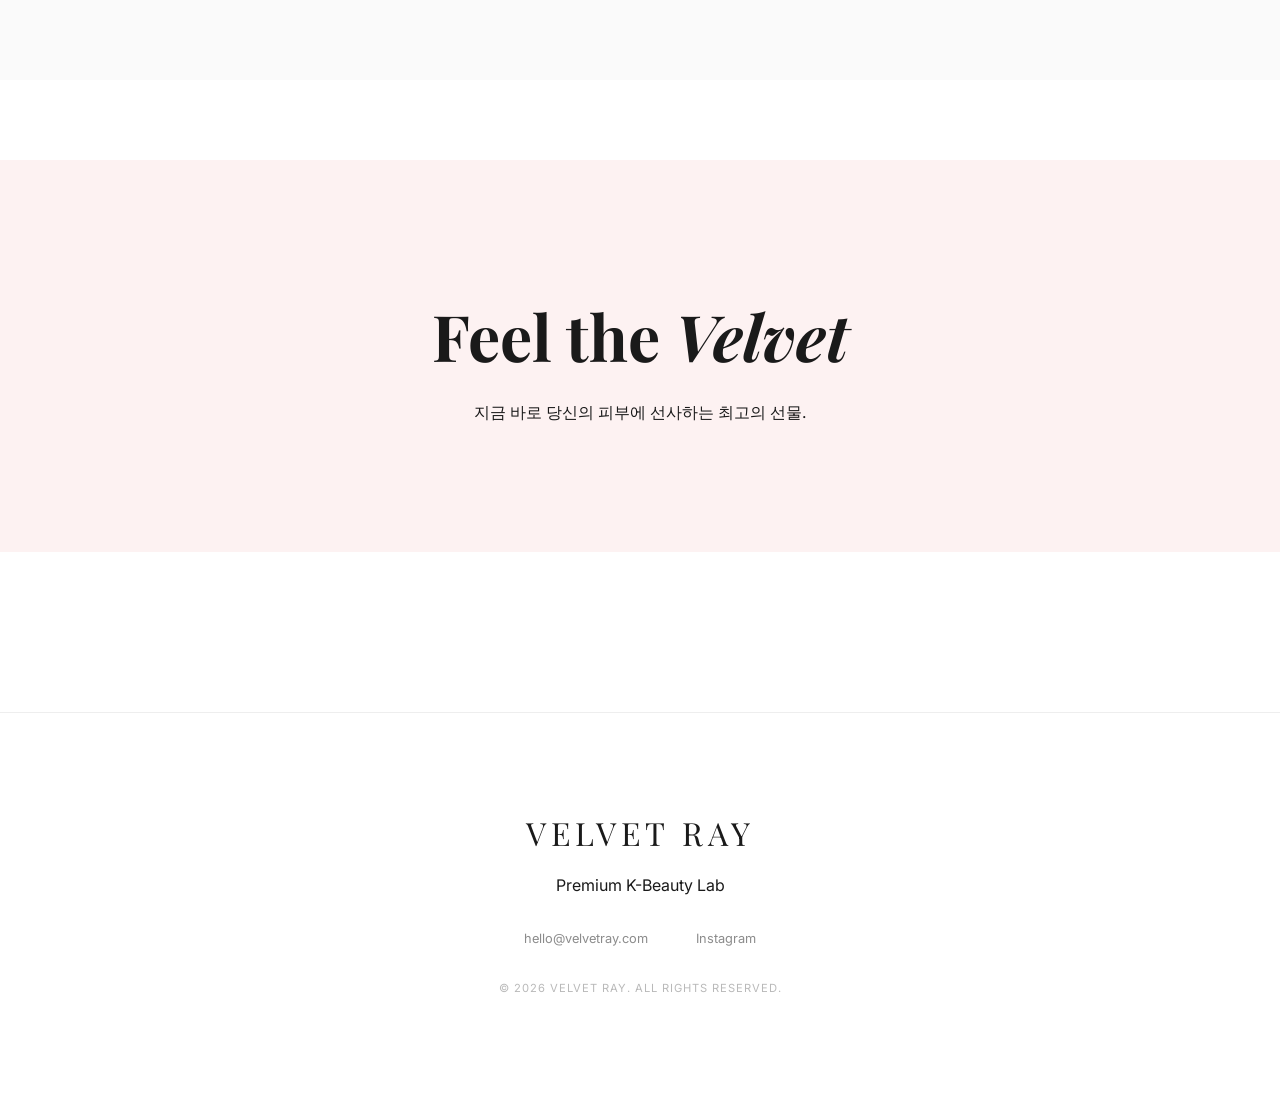
<file: portfolio/velvet_ray/index.html>
<!DOCTYPE html>
<html lang="ko">
<head>
    <meta charset="UTF-8">
    <meta name="viewport" content="width=device-width, initial-scale=1.0">
    <title>VELVET RAY | The Science of Radiance</title>
    
    <!-- SEO -->
    <meta name="description" content="피부의 본연의 빛을 찾는 프리미엄 K-뷰티 솔루션, 벨벳 레이입니다.">
    
    <!-- Fonts -->
    <link rel="preconnect" href="https://fonts.googleapis.com">
    <link rel="preconnect" href="https://fonts.gstatic.com" crossorigin>
    <link href="https://fonts.googleapis.com/css2?family=Inter:wght@300;400;600&family=Playfair+Display:ital,wght@0,400;0,700;1,400;1,700&display=swap" rel="stylesheet">
    
    <link rel="stylesheet" href="styles.css">
</head>
<body>
    <div class="cursor"></div>

    <header class="header">
        <div class="logo">VELVET RAY</div>
        <nav class="nav">
            <a href="#home">Collection</a>
            <a href="#about">Philosophy</a>
            <a href="#contact">Contact</a>
        </nav>
    </header>

    <main class="main-container">
        <!-- Hero Section -->
        <section id="home" class="hero">
            <div class="hero-wrapper">
                <div class="hero-text-content reveal">
                    <span class="eyebrow">Radiance Reimagined</span>
                    <h1>Pure<br><em>Luminosity</em></h1>
                    <p>인위적이지 않은, 당신의 가장 맑은 순간을 포착합니다.</p>
                    <a href="#about" class="explore-btn">Discover the Secret</a>
                </div>
                <div class="hero-visual-box tilt-target">
                    <img src="assets/hero.png" alt="Premium Serum" class="hero-image">
                    <div class="float-element card-1"><span>98% Natural</span></div>
                </div>
            </div>
            <div class="bg-text">RADIANCE</div>
        </section>

        <!-- Philosophy Section -->
        <section id="about" class="philosophy">
            <div class="container">
                <div class="philosophy-grid">
                    <div class="visual-side reveal-left tilt-target">
                        <img src="assets/model.png" alt="Glowing Skin">
                        <div class="glass-tag">The Glass Skin.</div>
                    </div>
                    <div class="text-side reveal-right">
                        <span class="step-num">01.</span>
                        <h2>The Science of<br><em>Silk & Glow</em></h2>
                        <p>우리는 피부의 결과 빛의 상관관계를 연구합니다. 벨벳 레이의 포뮬러는 피부 깊숙이 수분을 채워넣는 동시에, 표면의 빛을 고르게 반사시켜 건강한 윤기를 완성합니다.</p>
                        <div class="texture-box">
                            <img src="assets/texture.png" alt="Cream Texture">
                            <span>Velvet Texture &rarr;</span>
                        </div>
                    </div>
                </div>
            </div>
        </section>

        <!-- Product Highlight -->
        <section class="highlight">
            <div class="highlight-banner reveal-up">
                <div class="banner-inner">
                    <h2>Feel the <em>Velvet</em></h2>
                    <p>지금 바로 당신의 피부에 선사하는 최고의 선물.</p>
                </div>
            </div>
        </section>

        <!-- Footer -->
        <footer id="contact" class="footer">
            <div class="footer-content">
                <div class="footer-logo">VELVET RAY</div>
                <p>Premium K-Beauty Lab</p>
                <div class="footer-links">
                    <a href="mailto:hello@velvetray.com">hello@velvetray.com</a>
                    <a href="#">Instagram</a>
                </div>
                <div class="copyright">&copy; 2026 VELVET RAY. ALL RIGHTS RESERVED.</div>
            </div>
        </footer>
    </main>

    <script src="script.js"></script>
</body>
</html>
</file>
<file: lumiere/styles.css>
/* Reset & Base */
* {
    margin: 0;
    padding: 0;
    box-sizing: border-box;
}

:root {
    --bg-cream: #FDFBF7;
    --text-dark: #3A3632;
    --text-light: #8A857A;
    --accent-sage: #A9BAA5;
    --accent-sand: #E8D6CB;
    --accent-rose: #d6b8b8;
    --accent-warm: #d9cbb8;
}

html {
    scroll-behavior: smooth;
    font-size: 16px;
}

body {
    background-color: var(--bg-cream);
    color: var(--text-dark);
    font-family: 'Noto Sans KR', sans-serif;
    line-height: 1.8;
    font-weight: 300;
    overflow-x: hidden;
}

/* Typography */
h1, h2, h3, .logo, .eyebrow {
    font-family: 'Playfair Display', serif;
    font-weight: 400;
}

a {
    text-decoration: none;
    color: inherit;
}

.text-center {
    text-align: center;
}

.container {
    max-width: 1100px;
    margin: 0 auto;
    padding: 0 5%;
}

.section-padding {
    padding: 15vh 0;
}

/* Header */
.header {
    position: fixed;
    top: 0;
    width: 100%;
    padding: 2rem 5%;
    display: flex;
    justify-content: space-between;
    align-items: center;
    z-index: 100;
    transition: background-color 0.5s ease;
}

.header.scrolled {
    background-color: rgba(253, 251, 247, 0.95);
    backdrop-filter: blur(5px);
}

.logo {
    font-size: 1.8rem;
    font-style: italic;
    letter-spacing: 1px;
}

.nav {
    display: flex;
    gap: 2.5rem;
}

.nav a {
    font-size: 0.9rem;
    letter-spacing: 1px;
    text-transform: uppercase;
    position: relative;
    padding-bottom: 2px;
}

.nav a::after {
    content: '';
    position: absolute;
    bottom: 0;
    left: 0;
    width: 0;
    height: 1px;
    background-color: var(--text-dark);
    transition: width 0.3s ease;
}

.nav a:hover::after {
    width: 100%;
}

/* Hero Section */
.hero {
    position: relative;
    height: 100vh;
    display: flex;
    align-items: center;
    justify-content: center;
    flex-direction: column;
}

.hero-image-wrapper {
    width: 80%;
    height: 70vh;
    overflow: hidden;
    margin-top: 5vh;
}

.hero-image {
    width: 100%;
    height: 100%;
    object-fit: cover;
    object-position: center;
    filter: sepia(0.1) brightness(0.95); /* 따뜻한 느낌 강조 */
    transform: scale(1.05); /* JS 애니메이션용 */
    transition: transform 1.5s ease-out;
}

.hero-text {
    position: absolute;
    top: 50%;
    left: 15%;
    transform: translateY(-50%);
    background: transparent;
}

.hero-text h1 {
    font-size: 6rem;
    line-height: 1;
    margin-bottom: 1rem;
    color: var(--text-dark);
    letter-spacing: -2px;
}

.hero-text p {
    font-size: 1.1rem;
    color: var(--text-dark);
    letter-spacing: 2px;
}

/* About Section */
.eyebrow {
    display: block;
    font-style: italic;
    font-size: 1.2rem;
    color: var(--text-light);
    margin-bottom: 1rem;
}

.about-content {
    max-width: 800px;
    margin: 0 auto;
}

.about h2 {
    font-size: 3.5rem;
    line-height: 1.2;
    margin-bottom: 3rem;
}

.about-text {
    column-count: 2;
    column-gap: 4rem;
    font-size: 1.05rem;
    color: var(--text-light);
}

/* Journal (Gallery) Section */
.journal {
    background-color: #f7f4ec; /* 살짝 더 어두운 톤으로 섹션 구분 */
}

.journal .eyebrow {
    margin-bottom: 4rem;
}

.gallery {
    display: grid;
    grid-template-columns: 1fr 1fr;
    gap: 2rem;
    align-items: start;
}

.gallery-item {
    width: 100%;
}

.image-placeholder {
    width: 100%;
    aspect-ratio: 3 / 4;
    transition: transform 0.5s ease;
}

.gallery-item:hover .image-placeholder {
    transform: scale(0.98);
}

/* 포트폴리오 감성을 위한 컬러 블록 (추후 실제 이미지로 대체 가능) */
.bg-sage { background-color: var(--accent-sage); }
.bg-sand { background-color: var(--accent-sand); }
.bg-rose { background-color: var(--accent-rose); }
.bg-warm { background-color: var(--accent-warm); }

/* 비대칭 그리드 연출 */
.mt-medium { margin-top: 10%; }
.mt-large { margin-top: 20%; }

.caption {
    margin-top: 1rem;
    font-size: 0.9rem;
    color: var(--text-light);
    text-align: right;
    font-family: 'Playfair Display', serif;
    font-style: italic;
}

/* Footer / Contact */
.footer h2 {
    font-size: 3rem;
    margin-bottom: 1rem;
}

.footer p {
    color: var(--text-light);
    margin-bottom: 3rem;
}

.contact-links {
    display: flex;
    justify-content: center;
    gap: 3rem;
    margin-bottom: 6rem;
}

.link-line {
    font-size: 1.2rem;
    font-weight: 400;
    border-bottom: 1px solid var(--text-dark);
    padding-bottom: 5px;
    transition: color 0.3s ease, border-color 0.3s ease;
}

.link-line:hover {
    color: var(--accent-sage);
    border-color: var(--accent-sage);
}

.copyright {
    font-size: 0.8rem;
    letter-spacing: 1px;
}

/* Animations */
.reveal {
    opacity: 0;
    transform: translateY(40px);
    transition: opacity 1.2s cubic-bezier(0.25, 0.46, 0.45, 0.94), 
                transform 1.2s cubic-bezier(0.25, 0.46, 0.45, 0.94);
}

.reveal.active {
    opacity: 1;
    transform: translateY(0);
}

.delay-1 { transition-delay: 0.2s; }
.delay-2 { transition-delay: 0.4s; }

/* Responsive */
@media (max-width: 900px) {
    .about-text {
        column-count: 1;
    }
    .hero-text h1 {
        font-size: 4rem;
    }
    .hero-text {
        left: 5%;
    }
    .gallery {
        grid-template-columns: 1fr;
    }
    .mt-medium, .mt-large {
        margin-top: 0;
    }
}
</file>
<file: portfolio/styles.css>
/* Reset & Base Styles */
* {
    margin: 0;
    padding: 0;
    box-sizing: border-box;
}

:root {
    --bg-dark: #0a0a0f;
    --text-main: #f0f0f5;
    --text-muted: #a0a0b0;
    --accent-primary: #8a2be2; /* Neon Purple */
    --accent-secondary: #00ffff; /* Cyan */
    --glass-bg: rgba(255, 255, 255, 0.03);
    --glass-border: rgba(255, 255, 255, 0.08);
}

html {
    scroll-behavior: smooth;
    font-size: 16px;
}

body {
    background-color: var(--bg-dark);
    color: var(--text-main);
    font-family: 'Inter', sans-serif;
    line-height: 1.6;
    overflow-x: hidden;
}

h1, h2, h3, h4, h5, h6, .logo {
    font-family: 'Outfit', sans-serif;
}

a {
    text-decoration: none;
    color: inherit;
}

li {
    list-style: none;
}

.container {
    max-width: 1200px;
    margin: 0 auto;
    padding: 0 2rem;
}

/* Utilities */
.text-gradient {
    background: linear-gradient(135deg, var(--accent-primary), var(--accent-secondary));
    -webkit-background-clip: text;
    -webkit-text-fill-color: transparent;
    background-clip: text;
}

.glass-panel {
    background: var(--glass-bg);
    border: 1px solid var(--glass-border);
    backdrop-filter: blur(12px);
    -webkit-backdrop-filter: blur(12px);
    border-radius: 16px;
    padding: 2rem;
    transition: transform 0.3s ease, box-shadow 0.3s ease;
}

.glass-panel:hover {
    transform: translateY(-5px);
    box-shadow: 0 10px 30px rgba(138, 43, 226, 0.15);
}

/* Buttons */
.btn {
    display: inline-block;
    padding: 0.8rem 2rem;
    border-radius: 50px;
    font-weight: 600;
    font-size: 1rem;
    cursor: pointer;
    transition: all 0.3s ease;
    text-align: center;
}

.btn-primary {
    background: linear-gradient(135deg, var(--accent-primary), #6a1b9a);
    color: #fff;
    border: none;
    box-shadow: 0 4px 15px rgba(138, 43, 226, 0.4);
}

.btn-primary:hover {
    box-shadow: 0 6px 20px rgba(138, 43, 226, 0.6);
    transform: translateY(-2px);
}

.btn-secondary {
    background: rgba(255, 255, 255, 0.1);
    color: #fff;
    border: 1px solid rgba(255, 255, 255, 0.2);
}

.btn-secondary:hover {
    background: rgba(255, 255, 255, 0.2);
    transform: translateY(-2px);
}

.btn-outline {
    border: 1px solid var(--accent-primary);
    color: var(--text-main);
}

.btn-outline:hover {
    background: var(--accent-primary);
    color: #fff;
}

/* Navbar */
.navbar {
    position: fixed;
    top: 0;
    width: 100%;
    padding: 1.5rem 5%;
    display: flex;
    justify-content: space-between;
    align-items: center;
    z-index: 1000;
    transition: all 0.3s ease;
}

.navbar.scrolled {
    background: rgba(10, 10, 15, 0.9);
    backdrop-filter: blur(10px);
    padding: 1rem 5%;
    border-bottom: 1px solid var(--glass-border);
}

.logo {
    font-size: 2rem;
    font-weight: 800;
    letter-spacing: -1px;
}

.logo span {
    color: var(--accent-primary);
}

.nav-links {
    display: flex;
    align-items: center;
    gap: 2rem;
}

.nav-links a {
    font-weight: 500;
    transition: color 0.3s ease;
}

.nav-links a:hover, .nav-links a.active {
    color: var(--accent-secondary);
}

/* Hero Section */
.hero {
    position: relative;
    min-height: 100vh;
    display: flex;
    align-items: center;
    justify-content: center;
    overflow: hidden;
    padding-top: 80px;
}

.hero-bg {
    position: absolute;
    top: 0;
    left: 0;
    width: 100%;
    height: 100%;
    background: url('assets/hero_bg.png') no-repeat center center;
    background-size: cover;
    opacity: 0.6;
    z-index: -1;
}

/* Overlay gradient for better text readability */
.hero::after {
    content: '';
    position: absolute;
    top: 0;
    left: 0;
    width: 100%;
    height: 100%;
    background: linear-gradient(to bottom, transparent 0%, var(--bg-dark) 100%);
    z-index: -1;
}

.hero-content {
    text-align: center;
    max-width: 800px;
}

.hero-title {
    font-size: 4.5rem;
    line-height: 1.2;
    margin-bottom: 1.5rem;
    letter-spacing: -1.5px;
}

.hero-subtitle {
    font-size: 1.25rem;
    color: var(--text-muted);
    margin-bottom: 2.5rem;
}

.hero-buttons {
    display: flex;
    gap: 1rem;
    justify-content: center;
}

/* About Section */
.about {
    padding: 100px 0;
}

.section-title {
    font-size: 3rem;
    margin-bottom: 3rem;
    text-align: center;
}

.about-grid {
    display: grid;
    grid-template-columns: 1fr 1fr;
    gap: 4rem;
    align-items: center;
}

.about-text h3 {
    font-size: 2.5rem;
    line-height: 1.3;
    margin-bottom: 1.5rem;
}

.about-text p {
    color: var(--text-muted);
    font-size: 1.1rem;
}

.about-stats {
    display: grid;
    grid-template-columns: 1fr 1fr;
    gap: 1.5rem;
}

.stat-card {
    text-align: center;
    padding: 3rem 2rem;
}

.stat-number {
    font-size: 3.5rem;
    color: var(--accent-secondary);
    margin-bottom: 0.5rem;
}

/* Services Section */
.services {
    padding: 100px 0;
    background: linear-gradient(180deg, var(--bg-dark) 0%, #11111a 100%);
}

.services-grid {
    display: grid;
    grid-template-columns: repeat(auto-fit, minmax(300px, 1fr));
    gap: 2rem;
}

.service-icon {
    font-size: 3rem;
    margin-bottom: 1.5rem;
}

.service-card h3 {
    font-size: 1.5rem;
    margin-bottom: 1rem;
}

.service-card p {
    color: var(--text-muted);
}

/* Footer Section */
.footer {
    padding: 80px 0 20px;
    border-top: 1px solid var(--glass-border);
    position: relative;
    overflow: hidden;
}

/* Footer subtle glow */
.footer::before {
    content: '';
    position: absolute;
    top: -50%;
    left: 50%;
    transform: translateX(-50%);
    width: 600px;
    height: 600px;
    background: radial-gradient(circle, rgba(138, 43, 226, 0.1) 0%, transparent 70%);
    z-index: -1;
}

.footer-content {
    text-align: center;
    margin-bottom: 60px;
}

.footer-cta h2 {
    font-size: 2.5rem;
    margin-bottom: 1rem;
}

.footer-cta p {
    color: var(--text-muted);
    margin-bottom: 2rem;
}

.footer-bottom {
    text-align: center;
    color: var(--text-muted);
    font-size: 0.9rem;
}

/* Animations */
.reveal {
    opacity: 0;
    transform: translateY(30px);
    transition: all 0.8s cubic-bezier(0.5, 0, 0, 1);
}

.reveal.active {
    opacity: 1;
    transform: translateY(0);
}

.delay-1 { transition-delay: 0.2s; }
.delay-2 { transition-delay: 0.4s; }
.delay-3 { transition-delay: 0.6s; }

/* Responsive */
@media (max-width: 900px) {
    .about-grid {
        grid-template-columns: 1fr;
        gap: 2rem;
    }
}

@media (max-width: 768px) {
    .hero-title {
        font-size: 3rem;
    }
    
    .nav-links {
        display: none; /* simple hidden for mobile, for an actual app we'd need a hamburger menu */
    }
}
</file>
<file: portfolio/Aetheris_Creative_Lab/style.css>
:root {
    --primary: #007aff;
    --secondary: #ff2d55;
    --accent: #ffda44;
    --bg: #051024;
    --text: #ffffff;
    --glass: rgba(255, 255, 255, 0.05);
}

* {
    margin: 0;
    padding: 0;
    box-sizing: border-box;
}

body {
    background-color: var(--bg);
    color: var(--text);
    font-family: 'Outfit', sans-serif;
    line-height: 1.6;
    overflow-x: hidden;
}

header {
    position: fixed;
    top: 0;
    width: 100%;
    padding: 20px 50px;
    background: rgba(5, 16, 36, 0.8);
    backdrop-filter: blur(10px);
    z-index: 1000;
}

nav {
    display: flex;
    justify-content: space-between;
    align-items: center;
}

.logo {
    font-size: 1.5rem;
    font-weight: 900;
    letter-spacing: 2px;
}

nav ul {
    display: flex;
    list-style: none;
    gap: 30px;
}

nav ul li a {
    color: var(--text);
    text-decoration: none;
    font-size: 0.9rem;
    font-weight: 300;
    transition: 0.3s;
}

nav ul li a:hover {
    color: var(--primary);
}

section {
    padding: 100px 10%;
    min-height: 100vh;
    display: flex;
    flex-direction: column;
    justify-content: center;
}

.hero {
    display: grid;
    grid-template-columns: 1.2fr 1fr;
    align-items: center;
    gap: 50px;
}

h1 {
    font-size: 4.5rem;
    font-weight: 900;
    line-height: 1.1;
    margin-bottom: 20px;
}

.gradient-text {
    background: linear-gradient(90deg, #007aff, #ff2d55);
    -webkit-background-clip: text;
    background-clip: text;
    -webkit-text-fill-color: transparent;
}

.hero p {
    font-size: 1.1rem;
    font-weight: 300;
    color: #cbd5e1;
    margin-bottom: 30px;
    max-width: 500px;
}

.cta-group {
    display: flex;
    gap: 20px;
}

.btn {
    padding: 15px 35px;
    border-radius: 50px;
    text-decoration: none;
    font-weight: 600;
    font-size: 0.95rem;
    transition: 0.3s;
}

.btn-primary {
    background-color: var(--primary);
    color: white;
}

.btn-secondary {
    border: 1px solid rgba(255,255,255,0.2);
    color: white;
}

.btn:hover {
    transform: translateY(-5px);
    box-shadow: 0 10px 20px rgba(0,0,0,0.2);
}

.hero-visual {
    display: flex;
    justify-content: center;
    align-items: center;
    position: relative;
}

.glass-sphere {
    width: 380px;
    height: 380px;
    background: radial-gradient(circle at 30% 30%, rgba(0, 122, 255, 0.4), transparent),
                radial-gradient(circle at 70% 70%, rgba(255, 45, 85, 0.4), transparent);
    border-radius: 50%;
    border: 1px solid rgba(255,255,255,0.15);
    backdrop-filter: blur(40px);
    box-shadow: inset 0 0 50px rgba(255,255,255,0.1),
                0 0 80px rgba(0, 122, 255, 0.15);
    position: relative;
    animation: corePulse 8s infinite alternate ease-in-out, rotate 20s infinite linear;
}

.glass-sphere::after {
    content: '';
    position: absolute;
    top: 50%; left: 50%;
    width: 60%; height: 60%;
    background: radial-gradient(circle, rgba(255, 218, 68, 0.2) 0%, transparent 70%);
    transform: translate(-50%, -50%);
    filter: blur(20px);
    animation: flicker 4s infinite;
}

@keyframes corePulse {
    0% { transform: scale(1) translateY(0); }
    50% { transform: scale(1.05) translateY(-20px); }
    100% { transform: scale(0.98) translateY(10px); }
}

@keyframes rotate {
    from { filter: hue-rotate(0deg); }
    to { filter: hue-rotate(360deg); }
}

@keyframes flicker {
    0%, 100% { opacity: 0.3; }
    50% { opacity: 0.7; }
}

.section-title {
    font-size: 2.5rem;
    font-weight: 900;
    margin-bottom: 60px;
    text-align: center;
}

.service-grid {
    display: grid;
    grid-template-columns: repeat(3, 1fr);
    gap: 30px;
}

.service-card {
    background: var(--glass);
    padding: 40px;
    border-radius: 20px;
    border: 1px solid rgba(255,255,255,0.05);
    transition: 0.3s;
}

.service-card:hover {
    background: rgba(255,255,255,0.08);
    transform: translateY(-10px);
}

.service-card h3 {
    font-size: 1.4rem;
    margin-bottom: 15px;
    color: var(--primary);
}

.work-gallery {
    display: grid;
    grid-template-columns: repeat(2, 1fr);
    gap: 30px;
}

.work-item {
    height: 450px;
    background-size: cover;
    background-position: center;
    border-radius: 20px;
    overflow: hidden;
    position: relative;
    cursor: pointer;
}

.work-info {
    position: absolute;
    bottom: 0;
    width: 100%;
    padding: 40px;
    background: linear-gradient(transparent, rgba(5, 16, 36, 0.9));
    opacity: 0;
    transition: 0.3s;
}

.work-item:hover .work-info {
    opacity: 1;
}

footer {
    padding: 50px;
    text-align: center;
    border-top: 1px solid rgba(255,255,255,0.05);
    color: #64748b;
}
</file>
<file: portfolio/odyssey_architecture/style.css>
:root {
    --bg-color: #0d0d0d;
    --text-color: #ffffff;
    --accent-color: #c9a063; /* Architectural Gold/Bronze */
    --glass-bg: rgba(255, 255, 255, 0.05);
    --glass-border: rgba(255, 255, 255, 0.1);
    --font-main: 'Outfit', sans-serif;
    --font-heading: 'Playfair Display', serif;
}

* {
    margin: 0;
    padding: 0;
    box-sizing: border-box;
    cursor: none; /* Hide default cursor for custom follower */
}

html {
    scroll-behavior: smooth;
}

body {
    background-color: var(--bg-color);
    color: var(--text-color);
    font-family: var(--font-main);
    overflow-x: hidden;
    line-height: 1.6;
}

/* --- Custom Cursor --- */
.cursor-follower {
    position: fixed;
    width: 20px;
    height: 20px;
    background: var(--accent-color);
    border-radius: 50%;
    pointer-events: none;
    z-index: 9999;
    mix-blend-mode: difference;
    transition: transform 0.1s ease-out;
}

/* --- Navigation --- */
.navbar {
    position: fixed;
    top: 0;
    width: 100%;
    padding: 2rem 4rem;
    display: flex;
    justify-content: space-between;
    align-items: center;
    z-index: 1000;
    backdrop-filter: blur(10px);
}

.logo {
    font-size: 1.8rem;
    font-weight: 900;
    letter-spacing: 4px;
}

.logo span {
    color: var(--accent-color);
}

.nav-links {
    display: flex;
    list-style: none;
    gap: 3rem;
}

.nav-links a {
    text-decoration: none;
    color: var(--text-color);
    font-size: 0.9rem;
    letter-spacing: 2px;
    text-transform: uppercase;
    transition: 0.3s;
    opacity: 0.7;
}

.nav-links a:hover {
    opacity: 1;
    color: var(--accent-color);
}

/* --- 3D Wrapper --- */
.perspective-wrapper {
    perspective: 1500px;
    width: 100%;
}

/* --- Hero Section --- */
.hero {
    height: 100vh;
    display: flex;
    align-items: center;
    justify-content: center;
    position: relative;
    overflow: hidden;
    transform-style: preserve-3d;
}

.hero-bg-container {
    position: absolute;
    width: 120%;
    height: 120%;
    z-index: -1;
    transition: transform 0.2s ease-out;
}

.hero-img {
    width: 100%;
    height: 100%;
    object-fit: cover;
    filter: brightness(0.6);
}

.hero-content {
    text-align: center;
    z-index: 10;
    transform: translateZ(100px); /* Lift text in 3D space */
}

.eyebrow {
    font-size: 0.8rem;
    letter-spacing: 6px;
    text-transform: uppercase;
    color: var(--accent-color);
    margin-bottom: 1rem;
    display: block;
}

.main-title {
    font-family: var(--font-heading);
    font-size: clamp(3rem, 10vw, 8rem);
    line-height: 0.9;
    margin-bottom: 1.5rem;
}

.text-stroke {
    -webkit-text-stroke: 1px var(--text-color);
    color: transparent;
}

.subtitle {
    font-size: 1.2rem;
    font-weight: 200;
    letter-spacing: 2px;
    opacity: 0.8;
}

/* --- Scroll Indicator --- */
.scroll-indicator {
    margin-top: 4rem;
}

.mouse {
    width: 25px;
    height: 40px;
    border: 2px solid var(--text-color);
    border-radius: 20px;
    margin: 0 auto;
    position: relative;
}

.wheel {
    width: 2px;
    height: 8px;
    background: var(--accent-color);
    position: absolute;
    top: 6px;
    left: 50%;
    transform: translateX(-50%);
    animation: scroll 2s infinite;
}

@keyframes scroll {
    0% { opacity: 0; top: 6px; }
    30% { opacity: 1; }
    100% { opacity: 0; top: 20px; }
}

/* --- About Section --- */
.about {
    padding: 10rem 0;
    transform-style: preserve-3d;
}

.container {
    max-width: 1200px;
    margin: 0 auto;
    padding: 0 2rem;
}

.about-grid {
    display: grid;
    grid-template-columns: 1fr 1fr;
    gap: 8rem;
    align-items: center;
}

.about-text-box h2 {
    font-family: var(--font-heading);
    font-size: 4rem;
    line-height: 1.1;
    margin-bottom: 2rem;
}

.about-text-box p {
    font-weight: 300;
    margin-bottom: 2.5rem;
    opacity: 0.7;
}

.btn-link {
    color: var(--accent-color);
    text-decoration: none;
    font-weight: 700;
    letter-spacing: 2px;
}

.about-visual {
    position: relative;
    border-radius: 10px;
    overflow: hidden;
    transition: transform 0.1s ease-out;
    transform-style: preserve-3d;
}

.about-visual img {
    width: 100%;
    display: block;
}

.glass-overlay {
    position: absolute;
    bottom: 30px;
    right: -30px;
    background: var(--glass-bg);
    backdrop-filter: blur(20px);
    border: 1px solid var(--glass-border);
    padding: 2rem 4rem;
    transform: translateZ(50px);
}

.glass-overlay span {
    font-size: 1.5rem;
    letter-spacing: 8px;
    text-transform: uppercase;
}

/* --- Works Section --- */
.works {
    padding: 10rem 0;
    background: #080808;
}

.section-title {
    font-family: var(--font-heading);
    font-size: 3rem;
    margin-bottom: 4rem;
    text-align: center;
}

.work-grid {
    display: grid;
    grid-template-columns: 1fr 1fr;
    gap: 4rem;
}

.work-card {
    position: relative;
    transform-style: preserve-3d;
    transition: transform 0.1s ease-out;
}

.card-img-wrapper {
    width: 100%;
    aspect-ratio: 4/5;
    overflow: hidden;
    margin-bottom: 1.5rem;
}

.card-img-wrapper img {
    width: 100%;
    height: 100%;
    object-fit: cover;
    transition: 1s ease;
}

.work-card:hover .card-img-wrapper img {
    transform: scale(1.1);
}

.card-info h3 {
    font-size: 1.5rem;
    letter-spacing: 2px;
    margin-bottom: 0.5rem;
}

.card-info p {
    color: var(--accent-color);
    font-size: 0.8rem;
    letter-spacing: 2px;
    text-transform: uppercase;
}

/* --- Footer --- */
.footer {
    padding: 10rem 0 4rem;
    text-align: center;
}

.footer-cta h2 {
    font-family: var(--font-heading);
    font-size: 5rem;
    margin-bottom: 3rem;
}

.btn-primary {
    display: inline-block;
    padding: 1.5rem 4rem;
    background: var(--accent-color);
    color: var(--bg-color);
    text-decoration: none;
    font-weight: 900;
    letter-spacing: 4px;
    text-transform: uppercase;
    transition: 0.3s;
}

.btn-primary:hover {
    background: var(--text-color);
    transform: translateY(-10px);
}

.footer-bottom {
    margin-top: 10rem;
    display: flex;
    justify-content: space-between;
    padding-top: 2rem;
    border-top: 1px solid var(--glass-border);
    font-size: 0.7rem;
    letter-spacing: 2px;
    opacity: 0.5;
}

.socials {
    display: flex;
    gap: 2rem;
}

.socials a {
    color: var(--text-color);
    text-decoration: none;
}

/* --- Animations --- */
.reveal-up { opacity: 0; transform: translateY(50px) translateZ(0); transition: 1s cubic-bezier(0.16, 1, 0.3, 1); }
.reveal-left { opacity: 0; transform: translateX(-50px) translateZ(0); transition: 1s cubic-bezier(0.16, 1, 0.3, 1); }
.reveal-right { opacity: 0; transform: translateX(50px) translateZ(0); transition: 1s cubic-bezier(0.16, 1, 0.3, 1); }

.active { opacity: 1; transform: translate(0) translateZ(0); }

/* --- Responsive --- */
@media (max-width: 768px) {
    .about-grid, .work-grid { grid-template-columns: 1fr; gap: 4rem; }
    .navbar { padding: 1.5rem 2rem; }
    .footer-cta h2 { font-size: 3rem; }
}
</file>
<file: portfolio/velvet_ray/styles.css>
:root {
    --bg: #ffffff;
    --bg-alt: #fdf2f2; /* Very soft pink */
    --accent: #d4a373; /* Soft Gold/Champagne */
    --text: #1a1a1a;
    --text-muted: #666666;
    --glass: rgba(255, 255, 255, 0.4);
    --glass-border: rgba(255, 255, 255, 0.6);
    --font-heading: 'Playfair Display', serif;
    --font-body: 'Inter', sans-serif;
}

* {
    margin: 0;
    padding: 0;
    box-sizing: border-box;
    cursor: none;
}

body {
    background-color: var(--bg);
    color: var(--text);
    font-family: var(--font-body);
    overflow-x: hidden;
    line-height: 1.5;
}

/* --- Custom Cursor --- */
.cursor {
    position: fixed;
    width: 30px;
    height: 30px;
    border: 1px solid var(--accent);
    border-radius: 50%;
    pointer-events: none;
    z-index: 9999;
    transition: transform 0.15s ease-out, background 0.3s;
}

/* --- Header --- */
.header {
    position: fixed;
    top: 0;
    width: 100%;
    padding: 2rem 5%;
    display: flex;
    justify-content: space-between;
    align-items: center;
    z-index: 1000;
}

.logo {
    font-family: var(--font-heading);
    font-size: 1.5rem;
    font-weight: 700;
    letter-spacing: 3px;
}

.nav a {
    text-decoration: none;
    color: var(--text);
    margin-left: 3rem;
    font-size: 0.8rem;
    text-transform: uppercase;
    letter-spacing: 1px;
    opacity: 0.6;
    transition: 0.3s;
}

.nav a:hover {
    opacity: 1;
    color: var(--accent);
}

/* --- Hero Section --- */
.hero {
    height: 100vh;
    display: flex;
    align-items: center;
    justify-content: center;
    position: relative;
    background: radial-gradient(circle at top right, var(--bg-alt), var(--bg));
    perspective: 1200px;
}

.hero-wrapper {
    width: 90%;
    max-width: 1200px;
    display: grid;
    grid-template-columns: 1fr 1.2fr;
    align-items: center;
    gap: 4rem;
    transform-style: preserve-3d;
}

.eyebrow {
    display: block;
    font-size: 0.8rem;
    text-transform: uppercase;
    letter-spacing: 5px;
    color: var(--accent);
    margin-bottom: 1rem;
}

.hero-text-content h1 {
    font-family: var(--font-heading);
    font-size: 6rem;
    line-height: 1;
    margin-bottom: 2rem;
}

.hero-text-content h1 em {
    font-weight: 400;
    color: var(--accent);
}

.hero-text-content p {
    font-size: 1.2rem;
    font-weight: 300;
    color: var(--text-muted);
    margin-bottom: 3rem;
    max-width: 400px;
}

.explore-btn {
    display: inline-block;
    padding: 1rem 2.5rem;
    border: 1px solid var(--text);
    text-decoration: none;
    color: var(--text);
    font-size: 0.9rem;
    transition: 0.3s;
}

.explore-btn:hover {
    background: var(--text);
    color: var(--bg);
    transform: translateY(-5px);
}

.hero-visual-box {
    position: relative;
    transform-style: preserve-3d;
}

.hero-image {
    width: 100%;
    filter: drop-shadow(0 20px 50px rgba(0,0,0,0.1));
}

.float-element {
    position: absolute;
    background: var(--glass);
    backdrop-filter: blur(15px);
    border: 1px solid var(--glass-border);
    padding: 1.5rem 2rem;
    border-radius: 100px;
    font-size: 0.8rem;
    letter-spacing: 1px;
    top: 20%;
    right: -10%;
    transform: translateZ(80px);
}

.bg-text {
    position: absolute;
    bottom: 5%;
    right: 5%;
    font-size: 12vw;
    font-family: var(--font-heading);
    font-weight: 900;
    opacity: 0.03;
    pointer-events: none;
}

/* --- Philosophy Section --- */
.philosophy {
    padding: 10rem 0;
    background-color: #fafafa;
}

.container {
    max-width: 1100px;
    margin: 0 auto;
    padding: 0 2rem;
}

.philosophy-grid {
    display: grid;
    grid-template-columns: 1fr 1fr;
    gap: 8rem;
    align-items: center;
}

.visual-side {
    position: relative;
    transform-style: preserve-3d;
}

.visual-side img {
    width: 100%;
    border-radius: 5px;
}

.glass-tag {
    position: absolute;
    top: 20%;
    left: -10%;
    background: white;
    padding: 1rem 2rem;
    box-shadow: 0 10px 30px rgba(0,0,0,0.05);
    font-family: var(--font-heading);
    font-style: italic;
    transform: translateZ(40px);
}

.text-side h2 {
    font-family: var(--font-heading);
    font-size: 3.5rem;
    line-height: 1.1;
    margin-bottom: 2rem;
}

.step-num {
    font-size: 0.8rem;
    color: var(--accent);
    margin-bottom: 1rem;
    display: block;
}

.texture-box {
    margin-top: 4rem;
    display: flex;
    align-items: center;
    gap: 2rem;
    opacity: 0.8;
}

.texture-box img {
    width: 100px;
    height: 100px;
    object-fit: cover;
    border-radius: 50%;
}

/* --- Highlight Section --- */
.highlight {
    padding: 5rem 0 10rem;
    text-align: center;
}

.highlight-banner {
    background: var(--bg-alt);
    padding: 8rem 0;
}

.highlight-banner h2 {
    font-family: var(--font-heading);
    font-size: 4rem;
    margin-bottom: 1rem;
}

/* --- Footer --- */
.footer {
    padding: 6rem 0;
    text-align: center;
    border-top: 1px solid #eee;
}

.footer-logo {
    font-family: var(--font-heading);
    font-size: 2rem;
    letter-spacing: 5px;
    margin-bottom: 1rem;
}

.footer-links {
    margin: 2rem 0;
    display: flex;
    justify-content: center;
    gap: 3rem;
}

.footer-links a {
    text-decoration: none;
    color: var(--text);
    font-size: 0.8rem;
    opacity: 0.5;
}

.copyright {
    font-size: 0.7rem;
    opacity: 0.3;
    letter-spacing: 1px;
}

/* --- Animations --- */
.reveal { opacity: 0; transform: translateY(30px); transition: 1s ease-out; }
.reveal-left { opacity: 0; transform: translateX(-40px); transition: 1s ease-out; }
.reveal-right { opacity: 0; transform: translateX(40px); transition: 1s ease-out; }
.reveal-up { opacity: 0; transform: translateY(60px); transition: 1s ease-out; }

.active { opacity: 1; transform: translate(0); }

/* --- Mobile --- */
@media (max-width: 768px) {
    .hero-wrapper, .philosophy-grid { grid-template-columns: 1fr; }
    .hero-text-content h1 { font-size: 4rem; }
    .header { padding: 1.5rem 5%; }
}
</file>
